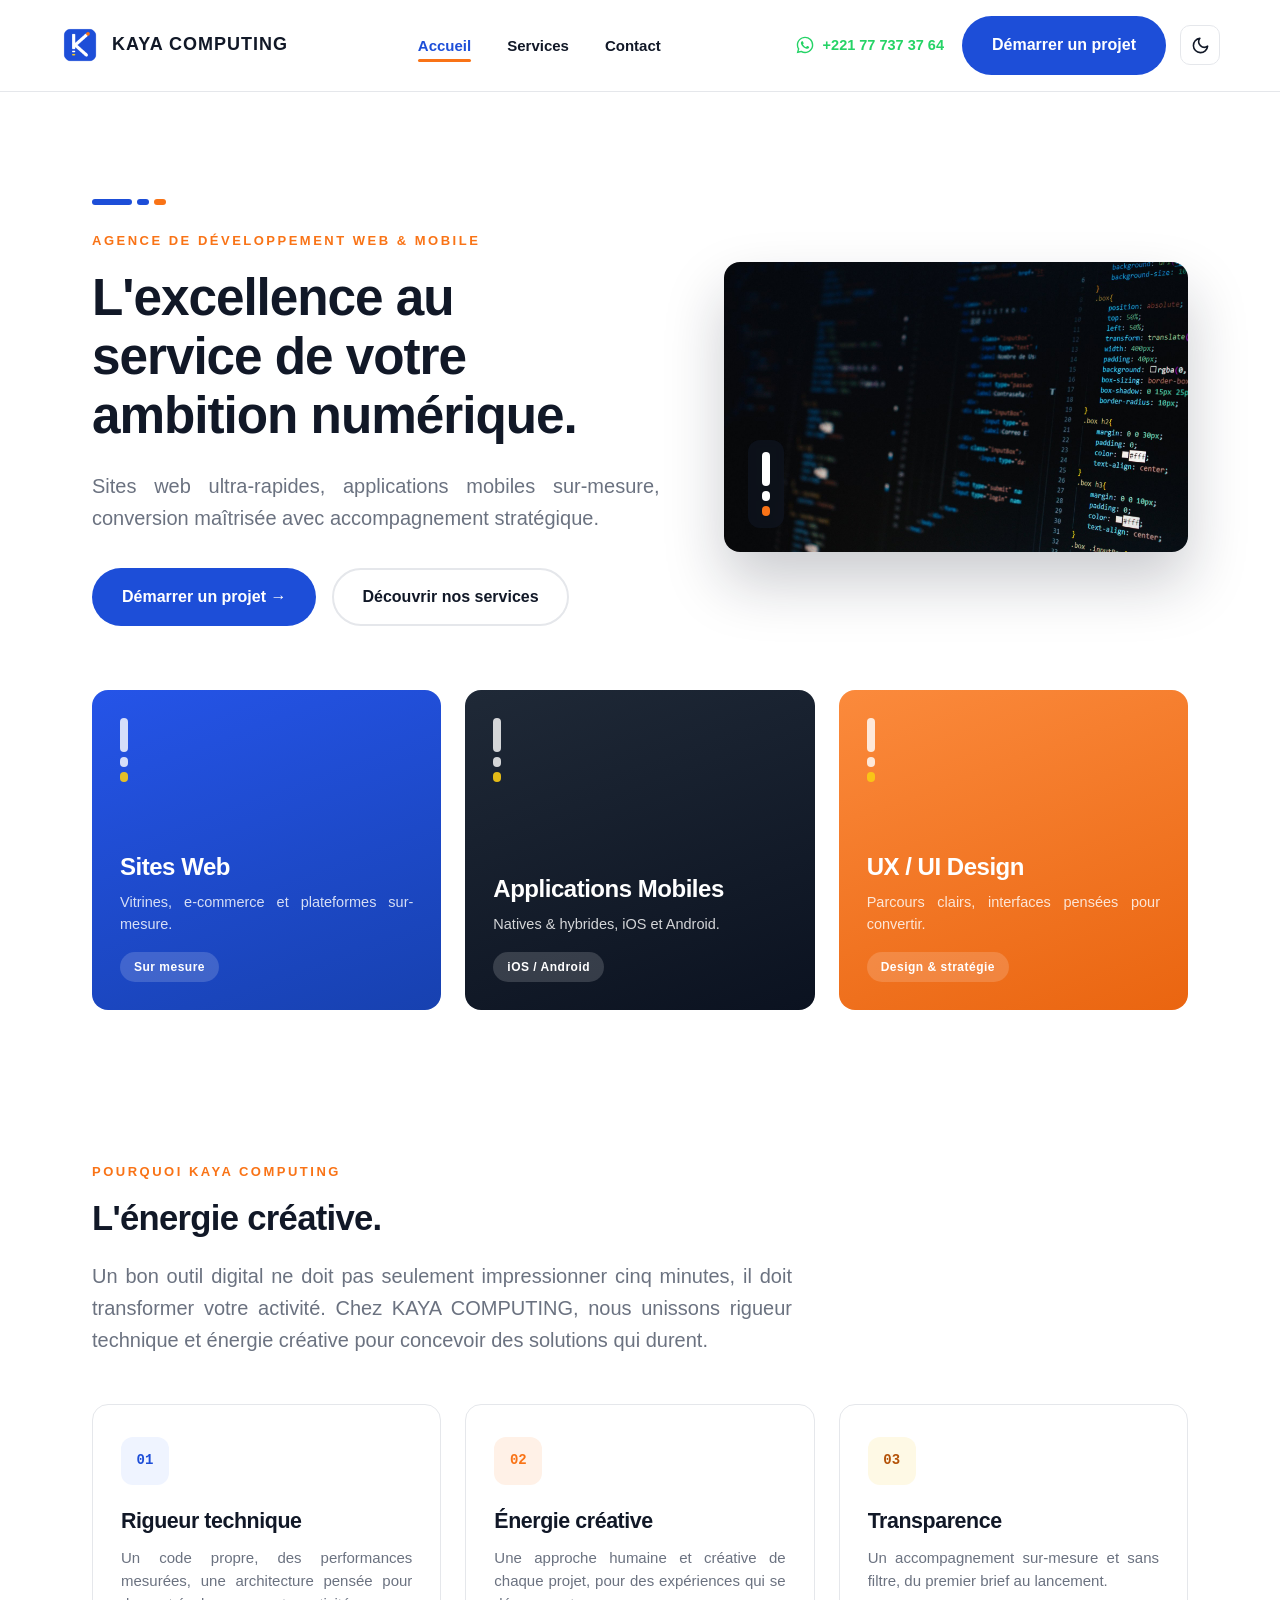
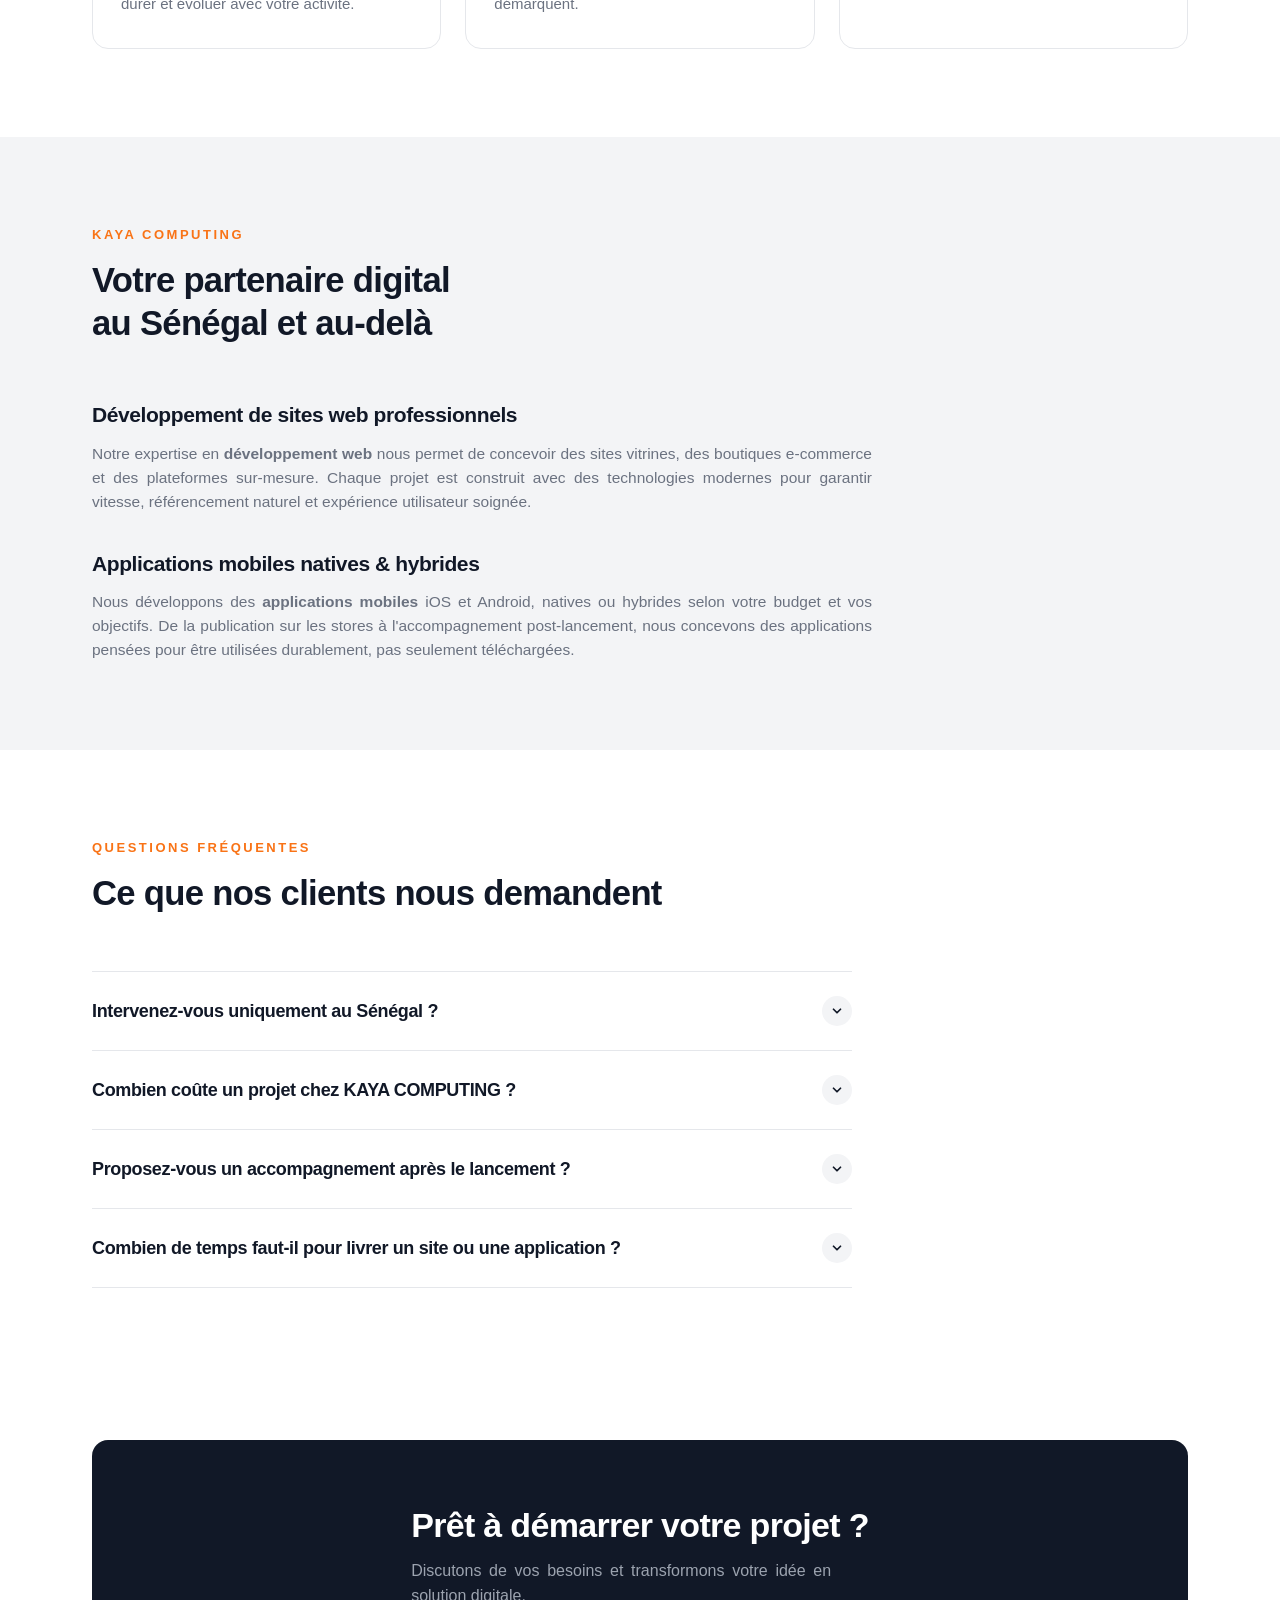
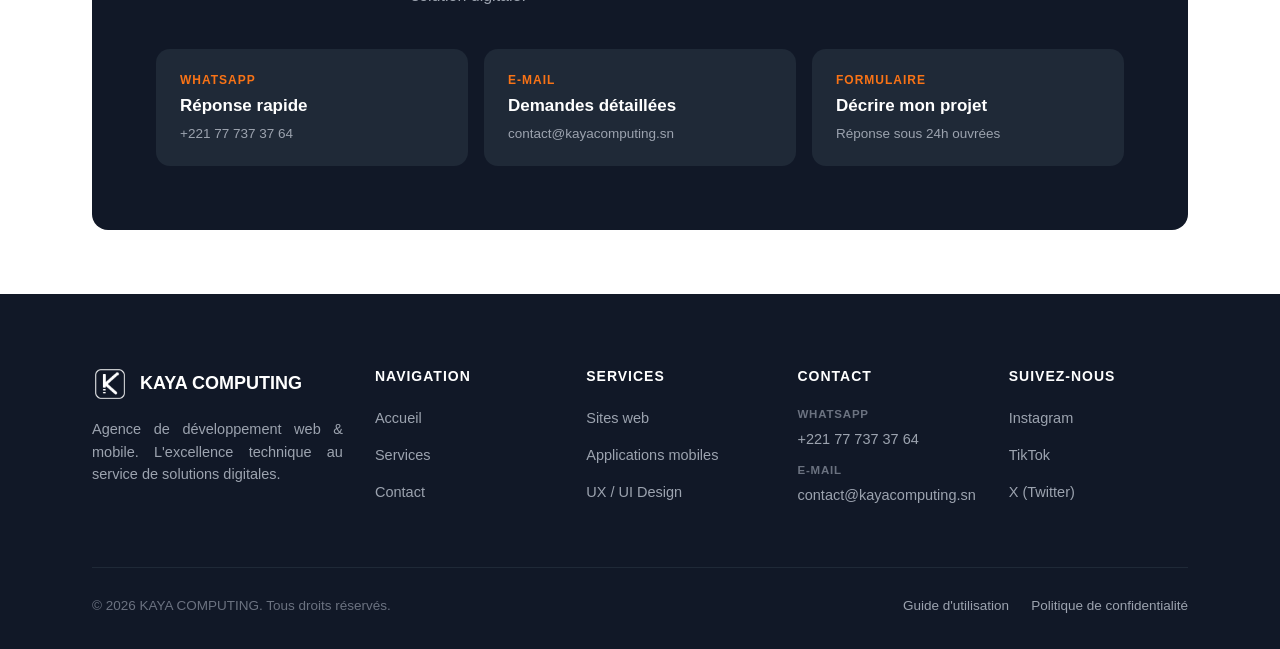
<file: index.html>
<!DOCTYPE html>
<html lang="fr">
<head>
<meta charset="UTF-8">
<meta name="viewport" content="width=device-width, initial-scale=1.0">
<title>KAYA COMPUTING — Agence de développement Web &amp; Mobile au Sénégal</title>
<meta name="description" content="KAYA COMPUTING est une agence sénégalaise de développement web et mobile. Sites internet, applications iOS/Android et UX/UI design sur-mesure, rapides et pensés pour convertir.">
<meta name="keywords" content="agence web Sénégal, développement web Sénégal, création site internet Dakar, application mobile Sénégal, UX UI design Sénégal, KAYA COMPUTING">
<meta name="robots" content="index, follow">
<meta name="author" content="KAYA COMPUTING">
<link rel="canonical" href="https://kayacomputing.github.io/kaya_computing/">

<!-- Open Graph / Facebook, LinkedIn, WhatsApp previews -->
<meta property="og:type" content="website">
<meta property="og:locale" content="fr_FR">
<meta property="og:url" content="https://kayacomputing.github.io/kaya_computing/">
<meta property="og:site_name" content="KAYA COMPUTING">
<meta property="og:title" content="KAYA COMPUTING — Agence de développement Web &amp; Mobile au Sénégal">
<meta property="og:description" content="Sites internet, applications mobiles et UX/UI design sur-mesure. Une agence sénégalaise qui allie rigueur technique et énergie créative.">
<meta property="og:image" content="https://kayacomputing.github.io/kaya_computing/assets/hero-code.jpg">
<meta property="og:image:width" content="1920">
<meta property="og:image:height" content="1080">

<!-- Twitter / X Card -->
<meta name="twitter:card" content="summary_large_image">
<meta name="twitter:title" content="KAYA COMPUTING — Agence de développement Web &amp; Mobile au Sénégal">
<meta name="twitter:description" content="Sites internet, applications mobiles et UX/UI design sur-mesure, conçus par une agence basée au Sénégal.">
<meta name="twitter:image" content="https://kayacomputing.github.io/kaya_computing/assets/hero-code.jpg">

<link rel="icon" type="image/png" href="assets/logo.png">
<link rel="apple-touch-icon" href="assets/logo.png">
<link rel="stylesheet" href="css/style.css">
<script src="js/theme-toggle.js"></script>

<!-- Données structurées : identité de l'entreprise pour les moteurs de recherche -->
<script type="application/ld+json">
{
  "@context": "https://schema.org",
  "@type": "ProfessionalService",
  "@id": "https://kayacomputing.github.io/kaya_computing/#organization",
  "name": "KAYA COMPUTING",
  "url": "https://kayacomputing.github.io/kaya_computing/",
  "logo": "https://kayacomputing.github.io/kaya_computing/assets/logo.png",
  "image": "https://kayacomputing.github.io/kaya_computing/assets/hero-code.jpg",
  "description": "Agence de développement web et mobile basée au Sénégal, spécialisée dans la création de sites internet, d'applications mobiles et de design UX/UI sur-mesure.",
  "email": "contact@kayacomputing.sn",
  "telephone": "+221777373764",
  "areaServed": "SN",
  "address": {
    "@type": "PostalAddress",
    "addressCountry": "SN"
  },
  "sameAs": [
    "https://instagram.com/kayacomputing_sn",
    "https://tiktok.com/@kayacomputing_sn",
    "https://x.com/KayaComputing"
  ]
}
</script>
</head>
<body>
<header class="site-header">
  <div class="container nav">
    <a href="index.html" class="brand">
      <img src="assets/logo.png" alt="Logo KAYA COMPUTING" width="40" height="40">
      KAYA COMPUTING
    </a>
    <ul class="nav-links" style="list-style:none; margin:0; padding:0;">
      <li><a href="index.html" class="active">Accueil</a></li>
<li><a href="services.html">Services</a></li>
<li><a href="contact.html">Contact</a></li>

    </ul>
    <div class="nav-cta">
      <a href="https://wa.me/221777373764" target="_blank" rel="noopener" class="btn-whatsapp" aria-label="Nous contacter sur WhatsApp">
        <svg width="20" height="20" viewBox="0 0 24 24" fill="currentColor"><path d="M12.04 2C6.58 2 2.13 6.45 2.13 11.91c0 1.75.46 3.45 1.32 4.95L2.05 22l5.25-1.38a9.9 9.9 0 0 0 4.74 1.21h.005c5.46 0 9.91-4.45 9.91-9.91 0-2.65-1.03-5.14-2.9-7.01A9.87 9.87 0 0 0 12.04 2zm0 18.13h-.004a8.2 8.2 0 0 1-4.19-1.15l-.3-.18-3.12.82.83-3.04-.2-.31a8.18 8.18 0 0 1-1.26-4.36c0-4.53 3.69-8.22 8.23-8.22 2.2 0 4.26.86 5.82 2.42a8.17 8.17 0 0 1 2.41 5.81c0 4.53-3.69 8.21-8.22 8.21zm4.51-6.15c-.25-.12-1.47-.72-1.69-.81-.23-.08-.39-.12-.56.13-.17.25-.64.81-.78.97-.14.17-.29.19-.54.06-.25-.12-1.04-.38-1.98-1.22-.73-.65-1.23-1.46-1.37-1.71-.14-.25-.02-.38.11-.51.11-.11.25-.29.37-.43.12-.14.16-.25.25-.41.08-.17.04-.31-.02-.43-.06-.12-.56-1.34-.76-1.84-.2-.48-.41-.42-.56-.42-.14-.01-.31-.01-.48-.01-.17 0-.43.06-.66.31-.23.25-.86.84-.86 2.05s.88 2.38 1 2.54c.12.17 1.73 2.64 4.2 3.7.59.25 1.04.4 1.4.52.59.19 1.12.16 1.54.1.47-.07 1.47-.6 1.68-1.18.21-.58.21-1.07.15-1.18-.06-.1-.23-.17-.48-.29z"/></svg>
        <span class="wa-text">+221 77 737 37 64</span>
      </a>
      <a href="contact.html" class="btn btn-primary">Démarrer un projet</a>
      <button class="theme-toggle" type="button" aria-label="Activer le mode sombre" title="Changer de thème">
        <svg class="icon-moon" viewBox="0 0 24 24" fill="none" stroke="currentColor" stroke-width="2" stroke-linecap="round" stroke-linejoin="round"><path d="M21 12.79A9 9 0 1 1 11.21 3 7 7 0 0 0 21 12.79z"/></svg>
        <svg class="icon-sun" viewBox="0 0 24 24" fill="none" stroke="currentColor" stroke-width="2" stroke-linecap="round" stroke-linejoin="round"><circle cx="12" cy="12" r="5"/><line x1="12" y1="1" x2="12" y2="3"/><line x1="12" y1="21" x2="12" y2="23"/><line x1="4.22" y1="4.22" x2="5.64" y2="5.64"/><line x1="18.36" y1="18.36" x2="19.78" y2="19.78"/><line x1="1" y1="12" x2="3" y2="12"/><line x1="21" y1="12" x2="23" y2="12"/><line x1="4.22" y1="19.78" x2="5.64" y2="18.36"/><line x1="18.36" y1="5.64" x2="19.78" y2="4.22"/></svg>
      </button>
      <button class="nav-toggle" aria-label="Ouvrir le menu" aria-expanded="false">☰</button>
    </div>
  </div>
</header>

<main>

  <!-- ============ HERO ============ -->
  <section class="hero" style="padding-bottom:0;">
    <div class="container hero-grid">
      <div class="reveal">
        <span class="segbar-h"><span></span><span></span><span></span></span>
        <div class="eyebrow" style="margin-top:18px;">Agence de développement web &amp; mobile</div>
        <h1>L'excellence au service de votre ambition numérique.</h1>
        <p class="lede">Sites web ultra-rapides, applications mobiles sur-mesure, conversion maîtrisée avec accompagnement stratégique.</p>
        <div class="hero-actions">
          <a href="contact.html" class="btn btn-primary">Démarrer un projet →</a>
          <a href="services.html" class="btn btn-outline">Découvrir nos services</a>
        </div>
      </div>

      <div class="hero-visual hero-visual-photo reveal">
        <img src="assets/hero-code.jpg" alt="Écran de code, symbole du soin technique apporté à chaque projet KAYA COMPUTING" width="960" height="600" loading="eager">
        <div class="hero-visual-accent">
          <span class="segbar"><span></span><span></span><span></span></span>
        </div>
      </div>
    </div>
  </section>

  <!-- ============ CARTES VISUELLES SERVICES ============ -->
  <section class="section-tight">
    <div class="container">
      <div class="visual-card-grid reveal-group">
        <a href="services.html" class="visual-card vc-blue">
          <span class="vc-icon"><span class="segbar"><span></span><span></span><span></span></span></span>
          <div>
            <h3>Sites Web</h3>
            <p>Vitrines, e-commerce et plateformes sur-mesure.</p>
            <span class="vc-tag">Sur mesure</span>
          </div>
        </a>
        <a href="services.html" class="visual-card vc-anthracite">
          <span class="vc-icon"><span class="segbar"><span></span><span></span><span></span></span></span>
          <div>
            <h3>Applications Mobiles</h3>
            <p>Natives &amp; hybrides, iOS et Android.</p>
            <span class="vc-tag">iOS / Android</span>
          </div>
        </a>
        <a href="services.html" class="visual-card vc-orange">
          <span class="vc-icon"><span class="segbar"><span></span><span></span><span></span></span></span>
          <div>
            <h3>UX / UI Design</h3>
            <p>Parcours clairs, interfaces pensées pour convertir.</p>
            <span class="vc-tag">Design &amp; stratégie</span>
          </div>
        </a>
      </div>
    </div>
  </section>

  <!-- ============ POURQUOI KAYA COMPUTING ============ -->
  <section class="section values-section">
    <div class="container">
      <div class="section-head reveal">
        <span class="eyebrow">Pourquoi KAYA COMPUTING</span>
        <h2>L'énergie créative.</h2>
      </div>
      <p class="lede values-intro reveal">Un bon outil digital ne doit pas seulement impressionner cinq minutes, il doit transformer votre activité. Chez KAYA COMPUTING, nous unissons rigueur technique et énergie créative pour concevoir des solutions qui durent.</p>

      <div class="values-grid reveal-group">
        <div class="value-card">
          <div class="value-icon">01</div>
          <h3>Rigueur technique</h3>
          <p>Un code propre, des performances mesurées, une architecture pensée pour durer et évoluer avec votre activité.</p>
        </div>
        <div class="value-card">
          <div class="value-icon">02</div>
          <h3>Énergie créative</h3>
          <p>Une approche humaine et créative de chaque projet, pour des expériences qui se démarquent.</p>
        </div>
        <div class="value-card">
          <div class="value-icon">03</div>
          <h3>Transparence</h3>
          <p>Un accompagnement sur-mesure et sans filtre, du premier brief au lancement.</p>
        </div>
      </div>
    </div>
  </section>

  <!-- ============ CONTENU SEO / EXPERTISE ============ -->
  <section class="section section-alt seo-block">
    <div class="container">
      <div class="section-head reveal">
        <span class="eyebrow">KAYA COMPUTING</span>
        <h2>Votre partenaire digital au Sénégal et au-delà</h2>
      </div>

      <h3 class="reveal">Développement de sites web professionnels</h3>
      <p class="reveal">Notre expertise en <strong>développement web</strong> nous permet de concevoir des sites vitrines, des boutiques e-commerce et des plateformes sur-mesure. Chaque projet est construit avec des technologies modernes pour garantir vitesse, référencement naturel et expérience utilisateur soignée.</p>

      <h3 class="reveal">Applications mobiles natives &amp; hybrides</h3>
      <p class="reveal">Nous développons des <strong>applications mobiles</strong> iOS et Android, natives ou hybrides selon votre budget et vos objectifs. De la publication sur les stores à l'accompagnement post-lancement, nous concevons des applications pensées pour être utilisées durablement, pas seulement téléchargées.</p>
    </div>
  </section>

  <!-- ============ FAQ ============ -->
  <section class="section">
    <div class="container">
      <div class="section-head reveal">
        <span class="eyebrow">Questions fréquentes</span>
        <h2>Ce que nos clients nous demandent</h2>
      </div>
      <div class="faq-list reveal-group">
        <details class="faq-item">
          <summary>
            <h3>Intervenez-vous uniquement au Sénégal ?</h3>
            <span class="faq-arrow" aria-hidden="true">
              <svg width="14" height="14" viewBox="0 0 16 16" fill="none"><path d="M4 6l4 4 4-4" stroke="currentColor" stroke-width="2" stroke-linecap="round" stroke-linejoin="round"/></svg>
            </span>
          </summary>
          <p>Basés au Sénégal, nous accompagnons des clients partout dans le pays et à l'international, grâce à une organisation fluide à distance adaptée à votre fuseau horaire.</p>
        </details>
        <details class="faq-item">
          <summary>
            <h3>Combien coûte un projet chez KAYA COMPUTING ?</h3>
            <span class="faq-arrow" aria-hidden="true">
              <svg width="14" height="14" viewBox="0 0 16 16" fill="none"><path d="M4 6l4 4 4-4" stroke="currentColor" stroke-width="2" stroke-linecap="round" stroke-linejoin="round"/></svg>
            </span>
          </summary>
          <p>Chaque projet est chiffré sur devis, selon la complexité, les fonctionnalités et les délais souhaités. Nous proposons systématiquement une estimation détaillée avant de démarrer.</p>
        </details>
        <details class="faq-item">
          <summary>
            <h3>Proposez-vous un accompagnement après le lancement ?</h3>
            <span class="faq-arrow" aria-hidden="true">
              <svg width="14" height="14" viewBox="0 0 16 16" fill="none"><path d="M4 6l4 4 4-4" stroke="currentColor" stroke-width="2" stroke-linecap="round" stroke-linejoin="round"/></svg>
            </span>
          </summary>
          <p>Oui, sous forme de forfaits de maintenance (mises à jour, corrections, évolutions mineures) ou de support ponctuel à la demande. On en discute selon vos besoins lors du cadrage du projet.</p>
        </details>
        <details class="faq-item">
          <summary>
            <h3>Combien de temps faut-il pour livrer un site ou une application ?</h3>
            <span class="faq-arrow" aria-hidden="true">
              <svg width="14" height="14" viewBox="0 0 16 16" fill="none"><path d="M4 6l4 4 4-4" stroke="currentColor" stroke-width="2" stroke-linecap="round" stroke-linejoin="round"/></svg>
            </span>
          </summary>
          <p>Un site vitrine peut être livré en 3 à 6 semaines. Une application mobile ou une plateforme e-commerce complète demande généralement 2 à 4 mois, selon la complexité. Un planning précis vous est communiqué dès le devis validé.</p>
        </details>
      </div>
    </div>
  </section>

  <!-- ============ CTA MULTI-CANAL ============ -->
  <section class="section-tight">
    <div class="container">
      <div class="cta-banner cta-banner-channels reveal">
        <div>
          <h2>Prêt à démarrer votre projet ?</h2>
          <p style="margin-top:12px; max-width:420px;">Discutons de vos besoins et transformons votre idée en solution digitale.</p>
        </div>
        <div class="channel-grid">
          <a href="https://wa.me/221777373764" target="_blank" rel="noopener" class="channel-card">
            <span class="ch-label">WhatsApp</span>
            <span class="ch-value">Réponse rapide</span>
            <span class="ch-sub">+221 77 737 37 64</span>
          </a>
          <a href="mailto:contact@kayacomputing.sn" class="channel-card">
            <span class="ch-label">E-mail</span>
            <span class="ch-value">Demandes détaillées</span>
            <span class="ch-sub">contact@kayacomputing.sn</span>
          </a>
          <a href="contact.html" class="channel-card">
            <span class="ch-label">Formulaire</span>
            <span class="ch-value">Décrire mon projet</span>
            <span class="ch-sub">Réponse sous 24h ouvrées</span>
          </a>
        </div>
      </div>
    </div>
  </section>

</main>
<footer class="site-footer">
  <div class="container">
    <div class="footer-grid">
      <div>
        <div class="footer-brand">
          <img src="assets/logo-white.png" alt="Logo KAYA COMPUTING" width="36" height="36" loading="lazy">
          KAYA COMPUTING
        </div>
        <p>Agence de développement web & mobile. L'excellence technique au service de solutions digitales.</p>
      </div>
      <div class="footer-col">
        <h4>Navigation</h4>
        <ul>
          <li><a href="index.html">Accueil</a></li>
          <li><a href="services.html">Services</a></li>
          <li><a href="contact.html">Contact</a></li>
        </ul>
      </div>
      <div class="footer-col">
        <h4>Services</h4>
        <ul>
          <li><a href="services.html">Sites web</a></li>
          <li><a href="services.html">Applications mobiles</a></li>
          <li><a href="services.html">UX / UI Design</a></li>
        </ul>
      </div>
      <div class="footer-col">
        <h4>Contact</h4>
        <ul>
          <li>
            <a href="https://wa.me/221777373764" target="_blank" rel="noopener" class="footer-contact-link">
              <span class="footer-contact-label">WhatsApp</span>
              <span class="footer-contact-value">+221 77 737 37 64</span>
            </a>
          </li>
          <li>
            <a href="mailto:contact@kayacomputing.sn" class="footer-contact-link">
              <span class="footer-contact-label">E-mail</span>
              <span class="footer-contact-value">contact@kayacomputing.sn</span>
            </a>
          </li>
        </ul>
      </div>
      <div class="footer-col">
        <h4>Suivez-nous</h4>
        <ul>
          <li><a href="https://instagram.com/kayacomputing_sn" target="_blank" rel="noopener">Instagram</a></li>
          <li><a href="https://tiktok.com/@kayacomputing_sn" target="_blank" rel="noopener">TikTok</a></li>
          <li><a href="https://x.com/KayaComputing" target="_blank" rel="noopener">X (Twitter)</a></li>
        </ul>
      </div>
    </div>
    <div class="footer-bottom">
      <span>© 2026 KAYA COMPUTING. Tous droits réservés.</span>
      <nav class="footer-legal" aria-label="Liens légaux">
        <a href="guide.html">Guide d'utilisation</a>
        <a href="confidentialite.html">Politique de confidentialité</a>
      </nav>
    </div>
  </div>
</footer>
<button class="scroll-top-btn" type="button" aria-label="Remonter en haut de la page" title="Retour en haut">
  <svg viewBox="0 0 24 24" fill="none" stroke="currentColor" stroke-width="2.5" stroke-linecap="round" stroke-linejoin="round"><path d="M12 19V5M5 12l7-7 7 7"/></svg>
</button>
<script src="js/main.js"></script>
</body>
</html>
</file>
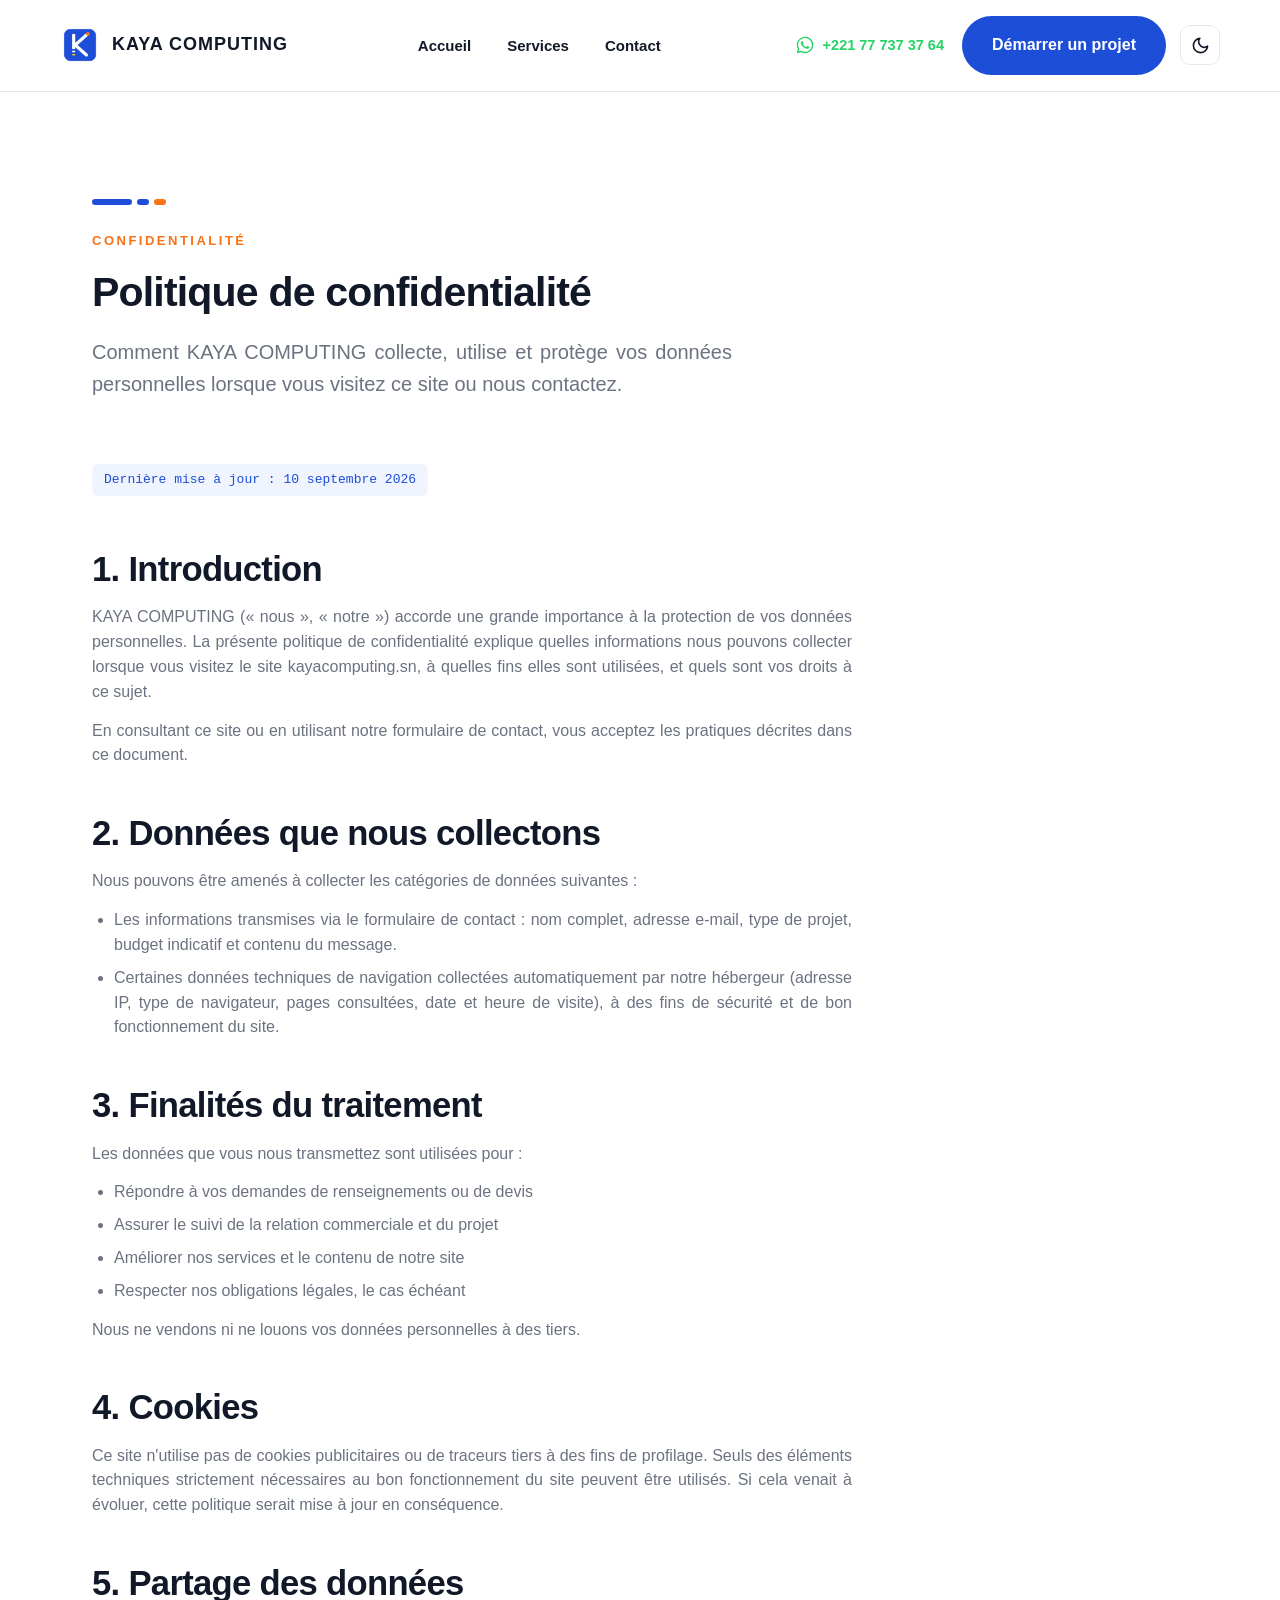
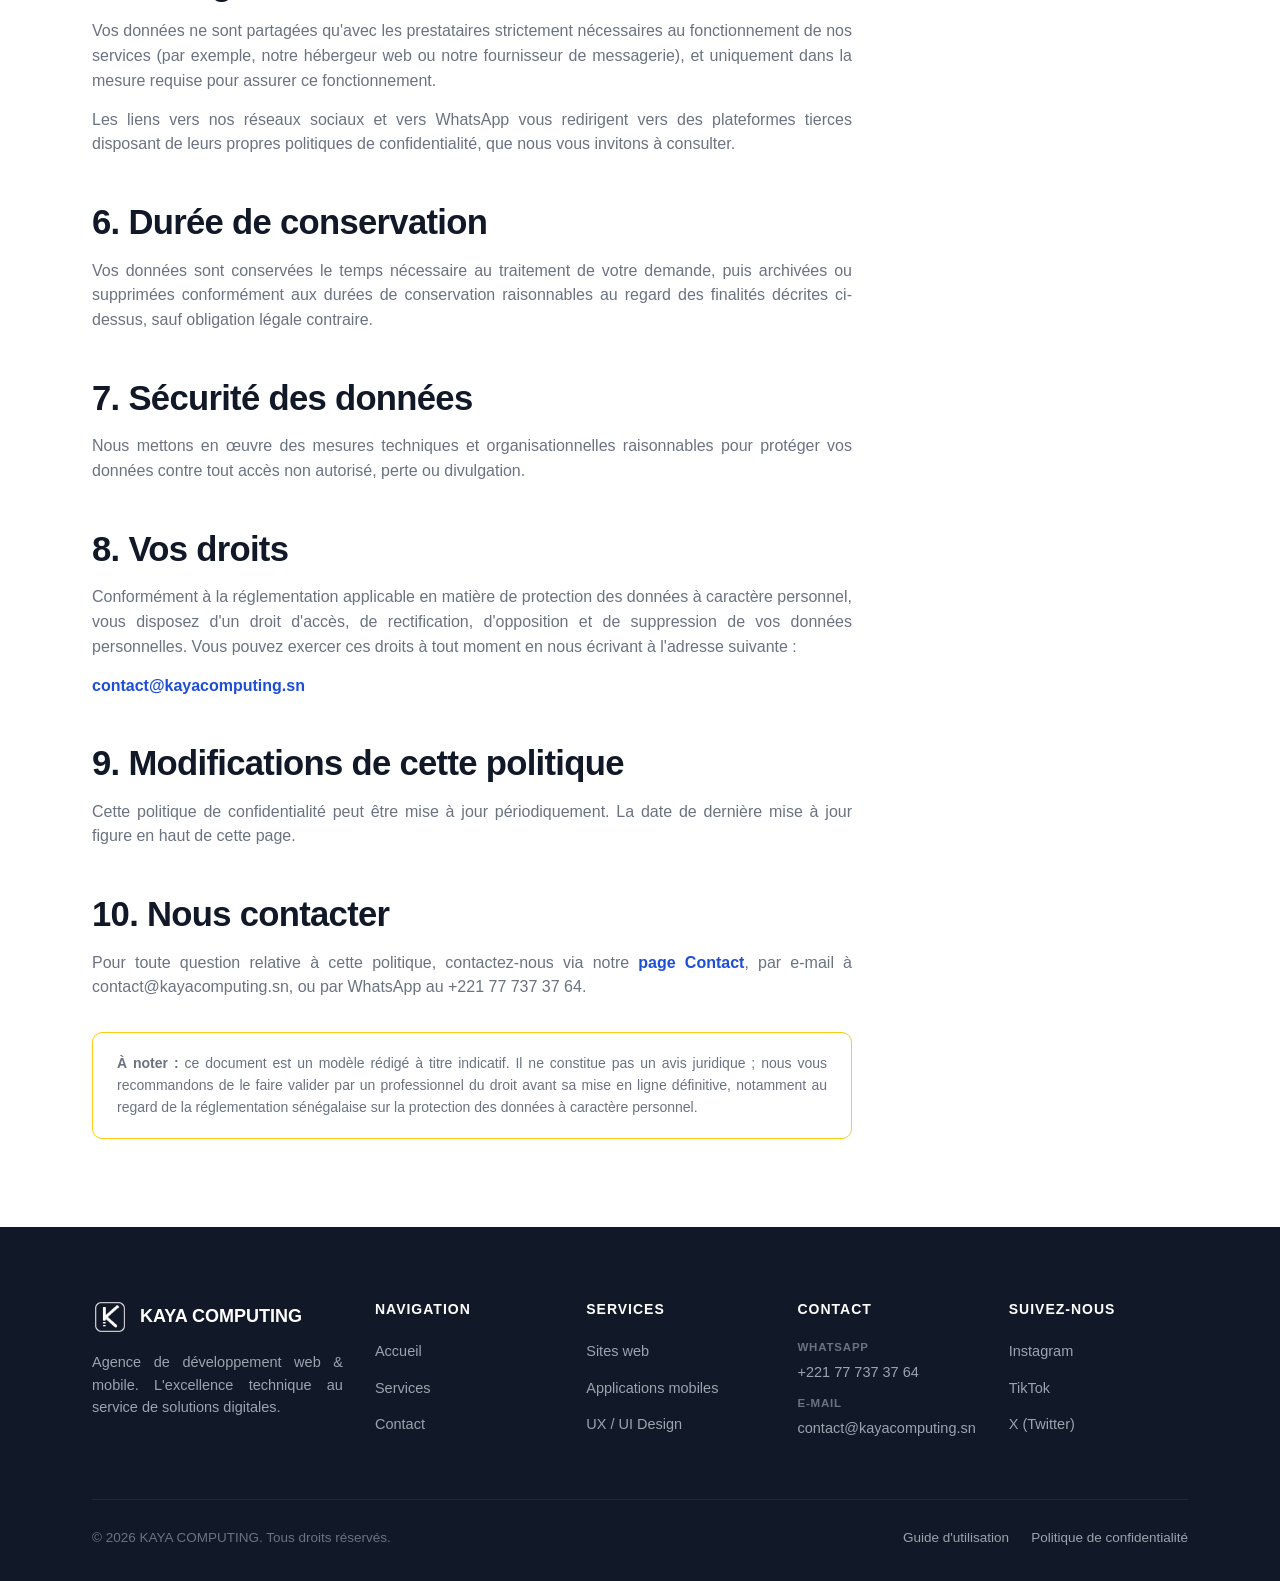
<file: confidentialite.html>
<!DOCTYPE html>
<html lang="fr">
<head>
<meta charset="UTF-8">
<meta name="viewport" content="width=device-width, initial-scale=1.0">
<title>Politique de confidentialité | KAYA COMPUTING</title>
<meta name="description" content="Politique de confidentialité de KAYA COMPUTING : données collectées, finalités, conservation, sécurité et droits des utilisateurs.">
<meta name="keywords" content="politique de confidentialité, protection des données, KAYA COMPUTING">
<meta name="robots" content="index, follow">
<meta name="author" content="KAYA COMPUTING">
<link rel="canonical" href="https://kayacomputing.github.io/kaya_computing/confidentialite.html">

<!-- Open Graph / Facebook, LinkedIn, WhatsApp previews -->
<meta property="og:type" content="website">
<meta property="og:locale" content="fr_FR">
<meta property="og:url" content="https://kayacomputing.github.io/kaya_computing/confidentialite.html">
<meta property="og:site_name" content="KAYA COMPUTING">
<meta property="og:title" content="Politique de confidentialité | KAYA COMPUTING">
<meta property="og:description" content="Comment KAYA COMPUTING collecte, utilise et protège vos données personnelles.">
<meta property="og:image" content="https://kayacomputing.github.io/kaya_computing/assets/logo.png">

<!-- Twitter / X Card -->
<meta name="twitter:card" content="summary_large_image">
<meta name="twitter:title" content="Politique de confidentialité | KAYA COMPUTING">
<meta name="twitter:description" content="Comment KAYA COMPUTING collecte, utilise et protège vos données personnelles.">
<meta name="twitter:image" content="https://kayacomputing.github.io/kaya_computing/assets/logo.png">

<link rel="icon" type="image/png" href="assets/logo.png">
<link rel="apple-touch-icon" href="assets/logo.png">
<link rel="stylesheet" href="css/style.css">
<script src="js/theme-toggle.js"></script>
</head>
<body>
<header class="site-header">
  <div class="container nav">
    <a href="index.html" class="brand">
      <img src="assets/logo.png" alt="Logo KAYA COMPUTING" width="40" height="40">
      KAYA COMPUTING
    </a>
    <ul class="nav-links" style="list-style:none; margin:0; padding:0;">
      <li><a href="index.html">Accueil</a></li>
<li><a href="services.html">Services</a></li>
<li><a href="contact.html">Contact</a></li>

    </ul>
    <div class="nav-cta">
      <a href="https://wa.me/221777373764" target="_blank" rel="noopener" class="btn-whatsapp" aria-label="Nous contacter sur WhatsApp">
        <svg width="20" height="20" viewBox="0 0 24 24" fill="currentColor"><path d="M12.04 2C6.58 2 2.13 6.45 2.13 11.91c0 1.75.46 3.45 1.32 4.95L2.05 22l5.25-1.38a9.9 9.9 0 0 0 4.74 1.21h.005c5.46 0 9.91-4.45 9.91-9.91 0-2.65-1.03-5.14-2.9-7.01A9.87 9.87 0 0 0 12.04 2zm0 18.13h-.004a8.2 8.2 0 0 1-4.19-1.15l-.3-.18-3.12.82.83-3.04-.2-.31a8.18 8.18 0 0 1-1.26-4.36c0-4.53 3.69-8.22 8.23-8.22 2.2 0 4.26.86 5.82 2.42a8.17 8.17 0 0 1 2.41 5.81c0 4.53-3.69 8.21-8.22 8.21zm4.51-6.15c-.25-.12-1.47-.72-1.69-.81-.23-.08-.39-.12-.56.13-.17.25-.64.81-.78.97-.14.17-.29.19-.54.06-.25-.12-1.04-.38-1.98-1.22-.73-.65-1.23-1.46-1.37-1.71-.14-.25-.02-.38.11-.51.11-.11.25-.29.37-.43.12-.14.16-.25.25-.41.08-.17.04-.31-.02-.43-.06-.12-.56-1.34-.76-1.84-.2-.48-.41-.42-.56-.42-.14-.01-.31-.01-.48-.01-.17 0-.43.06-.66.31-.23.25-.86.84-.86 2.05s.88 2.38 1 2.54c.12.17 1.73 2.64 4.2 3.7.59.25 1.04.4 1.4.52.59.19 1.12.16 1.54.1.47-.07 1.47-.6 1.68-1.18.21-.58.21-1.07.15-1.18-.06-.1-.23-.17-.48-.29z"/></svg>
        <span class="wa-text">+221 77 737 37 64</span>
      </a>
      <a href="contact.html" class="btn btn-primary">Démarrer un projet</a>
      <button class="theme-toggle" type="button" aria-label="Activer le mode sombre" title="Changer de thème">
        <svg class="icon-moon" viewBox="0 0 24 24" fill="none" stroke="currentColor" stroke-width="2" stroke-linecap="round" stroke-linejoin="round"><path d="M21 12.79A9 9 0 1 1 11.21 3 7 7 0 0 0 21 12.79z"/></svg>
        <svg class="icon-sun" viewBox="0 0 24 24" fill="none" stroke="currentColor" stroke-width="2" stroke-linecap="round" stroke-linejoin="round"><circle cx="12" cy="12" r="5"/><line x1="12" y1="1" x2="12" y2="3"/><line x1="12" y1="21" x2="12" y2="23"/><line x1="4.22" y1="4.22" x2="5.64" y2="5.64"/><line x1="18.36" y1="18.36" x2="19.78" y2="19.78"/><line x1="1" y1="12" x2="3" y2="12"/><line x1="21" y1="12" x2="23" y2="12"/><line x1="4.22" y1="19.78" x2="5.64" y2="18.36"/><line x1="18.36" y1="5.64" x2="19.78" y2="4.22"/></svg>
      </button>
      <button class="nav-toggle" aria-label="Ouvrir le menu" aria-expanded="false">☰</button>
    </div>
  </div>
</header>

<main>

  <section class="hero hero-sub" style="padding-bottom:40px;">
    <div class="container reveal">
      <span class="segbar-h"><span></span><span></span><span></span></span>
      <div class="eyebrow" style="margin-top:18px;">Confidentialité</div>
      <h1>Politique de confidentialité</h1>
      <p class="lede">Comment KAYA COMPUTING collecte, utilise et protège vos données personnelles lorsque vous visitez ce site ou nous contactez.</p>
    </div>
  </section>

  <section class="section" style="padding-top:24px;">
    <div class="container">
      <div class="legal-content reveal">

        <span class="updated-note">Dernière mise à jour : 10 septembre 2026</span>

        <h2>1. Introduction</h2>
        <p>KAYA COMPUTING (« nous », « notre ») accorde une grande importance à la protection de vos données personnelles. La présente politique de confidentialité explique quelles informations nous pouvons collecter lorsque vous visitez le site kayacomputing.sn, à quelles fins elles sont utilisées, et quels sont vos droits à ce sujet.</p>
        <p>En consultant ce site ou en utilisant notre formulaire de contact, vous acceptez les pratiques décrites dans ce document.</p>

        <h2>2. Données que nous collectons</h2>
        <p>Nous pouvons être amenés à collecter les catégories de données suivantes :</p>
        <ul>
          <li>Les informations transmises via le formulaire de contact : nom complet, adresse e-mail, type de projet, budget indicatif et contenu du message.</li>
          <li>Certaines données techniques de navigation collectées automatiquement par notre hébergeur (adresse IP, type de navigateur, pages consultées, date et heure de visite), à des fins de sécurité et de bon fonctionnement du site.</li>
        </ul>

        <h2>3. Finalités du traitement</h2>
        <p>Les données que vous nous transmettez sont utilisées pour :</p>
        <ul>
          <li>Répondre à vos demandes de renseignements ou de devis</li>
          <li>Assurer le suivi de la relation commerciale et du projet</li>
          <li>Améliorer nos services et le contenu de notre site</li>
          <li>Respecter nos obligations légales, le cas échéant</li>
        </ul>
        <p>Nous ne vendons ni ne louons vos données personnelles à des tiers.</p>

        <h2>4. Cookies</h2>
        <p>Ce site n'utilise pas de cookies publicitaires ou de traceurs tiers à des fins de profilage. Seuls des éléments techniques strictement nécessaires au bon fonctionnement du site peuvent être utilisés. Si cela venait à évoluer, cette politique serait mise à jour en conséquence.</p>

        <h2>5. Partage des données</h2>
        <p>Vos données ne sont partagées qu'avec les prestataires strictement nécessaires au fonctionnement de nos services (par exemple, notre hébergeur web ou notre fournisseur de messagerie), et uniquement dans la mesure requise pour assurer ce fonctionnement.</p>
        <p>Les liens vers nos réseaux sociaux et vers WhatsApp vous redirigent vers des plateformes tierces disposant de leurs propres politiques de confidentialité, que nous vous invitons à consulter.</p>

        <h2>6. Durée de conservation</h2>
        <p>Vos données sont conservées le temps nécessaire au traitement de votre demande, puis archivées ou supprimées conformément aux durées de conservation raisonnables au regard des finalités décrites ci-dessus, sauf obligation légale contraire.</p>

        <h2>7. Sécurité des données</h2>
        <p>Nous mettons en œuvre des mesures techniques et organisationnelles raisonnables pour protéger vos données contre tout accès non autorisé, perte ou divulgation.</p>

        <h2>8. Vos droits</h2>
        <p>Conformément à la réglementation applicable en matière de protection des données à caractère personnel, vous disposez d'un droit d'accès, de rectification, d'opposition et de suppression de vos données personnelles. Vous pouvez exercer ces droits à tout moment en nous écrivant à l'adresse suivante :</p>
        <p><a href="mailto:contact@kayacomputing.sn" style="color:var(--blue); font-weight:700;">contact@kayacomputing.sn</a></p>

        <h2>9. Modifications de cette politique</h2>
        <p>Cette politique de confidentialité peut être mise à jour périodiquement. La date de dernière mise à jour figure en haut de cette page.</p>

        <h2>10. Nous contacter</h2>
        <p>Pour toute question relative à cette politique, contactez-nous via notre <a href="contact.html" style="color:var(--blue); font-weight:700;">page Contact</a>, par e-mail à contact@kayacomputing.sn, ou par WhatsApp au +221 77 737 37 64.</p>

        <div class="placeholder-note" style="border-style:solid; border-color:var(--yellow); margin-top:32px;">
          <strong>À noter :</strong> ce document est un modèle rédigé à titre indicatif. Il ne constitue pas un avis juridique ; nous vous recommandons de le faire valider par un professionnel du droit avant sa mise en ligne définitive, notamment au regard de la réglementation sénégalaise sur la protection des données à caractère personnel.
        </div>

      </div>
    </div>
  </section>

</main>
<footer class="site-footer">
  <div class="container">
    <div class="footer-grid">
      <div>
        <div class="footer-brand">
          <img src="assets/logo-white.png" alt="Logo KAYA COMPUTING" width="36" height="36" loading="lazy">
          KAYA COMPUTING
        </div>
        <p>Agence de développement web & mobile. L'excellence technique au service de solutions digitales.</p>
      </div>
      <div class="footer-col">
        <h4>Navigation</h4>
        <ul>
          <li><a href="index.html">Accueil</a></li>
          <li><a href="services.html">Services</a></li>
          <li><a href="contact.html">Contact</a></li>
        </ul>
      </div>
      <div class="footer-col">
        <h4>Services</h4>
        <ul>
          <li><a href="services.html">Sites web</a></li>
          <li><a href="services.html">Applications mobiles</a></li>
          <li><a href="services.html">UX / UI Design</a></li>
        </ul>
      </div>
      <div class="footer-col">
        <h4>Contact</h4>
        <ul>
          <li>
            <a href="https://wa.me/221777373764" target="_blank" rel="noopener" class="footer-contact-link">
              <span class="footer-contact-label">WhatsApp</span>
              <span class="footer-contact-value">+221 77 737 37 64</span>
            </a>
          </li>
          <li>
            <a href="mailto:contact@kayacomputing.sn" class="footer-contact-link">
              <span class="footer-contact-label">E-mail</span>
              <span class="footer-contact-value">contact@kayacomputing.sn</span>
            </a>
          </li>
        </ul>
      </div>
      <div class="footer-col">
        <h4>Suivez-nous</h4>
        <ul>
          <li><a href="https://instagram.com/kayacomputing_sn" target="_blank" rel="noopener">Instagram</a></li>
          <li><a href="https://tiktok.com/@kayacomputing_sn" target="_blank" rel="noopener">TikTok</a></li>
          <li><a href="https://x.com/KayaComputing" target="_blank" rel="noopener">X (Twitter)</a></li>
        </ul>
      </div>
    </div>
    <div class="footer-bottom">
      <span>© 2026 KAYA COMPUTING. Tous droits réservés.</span>
      <nav class="footer-legal" aria-label="Liens légaux">
        <a href="guide.html">Guide d'utilisation</a>
        <a href="confidentialite.html">Politique de confidentialité</a>
      </nav>
    </div>
  </div>
</footer>
<button class="scroll-top-btn" type="button" aria-label="Remonter en haut de la page" title="Retour en haut">
  <svg viewBox="0 0 24 24" fill="none" stroke="currentColor" stroke-width="2.5" stroke-linecap="round" stroke-linejoin="round"><path d="M12 19V5M5 12l7-7 7 7"/></svg>
</button>
<script src="js/main.js"></script>
</body>
</html>
</file>
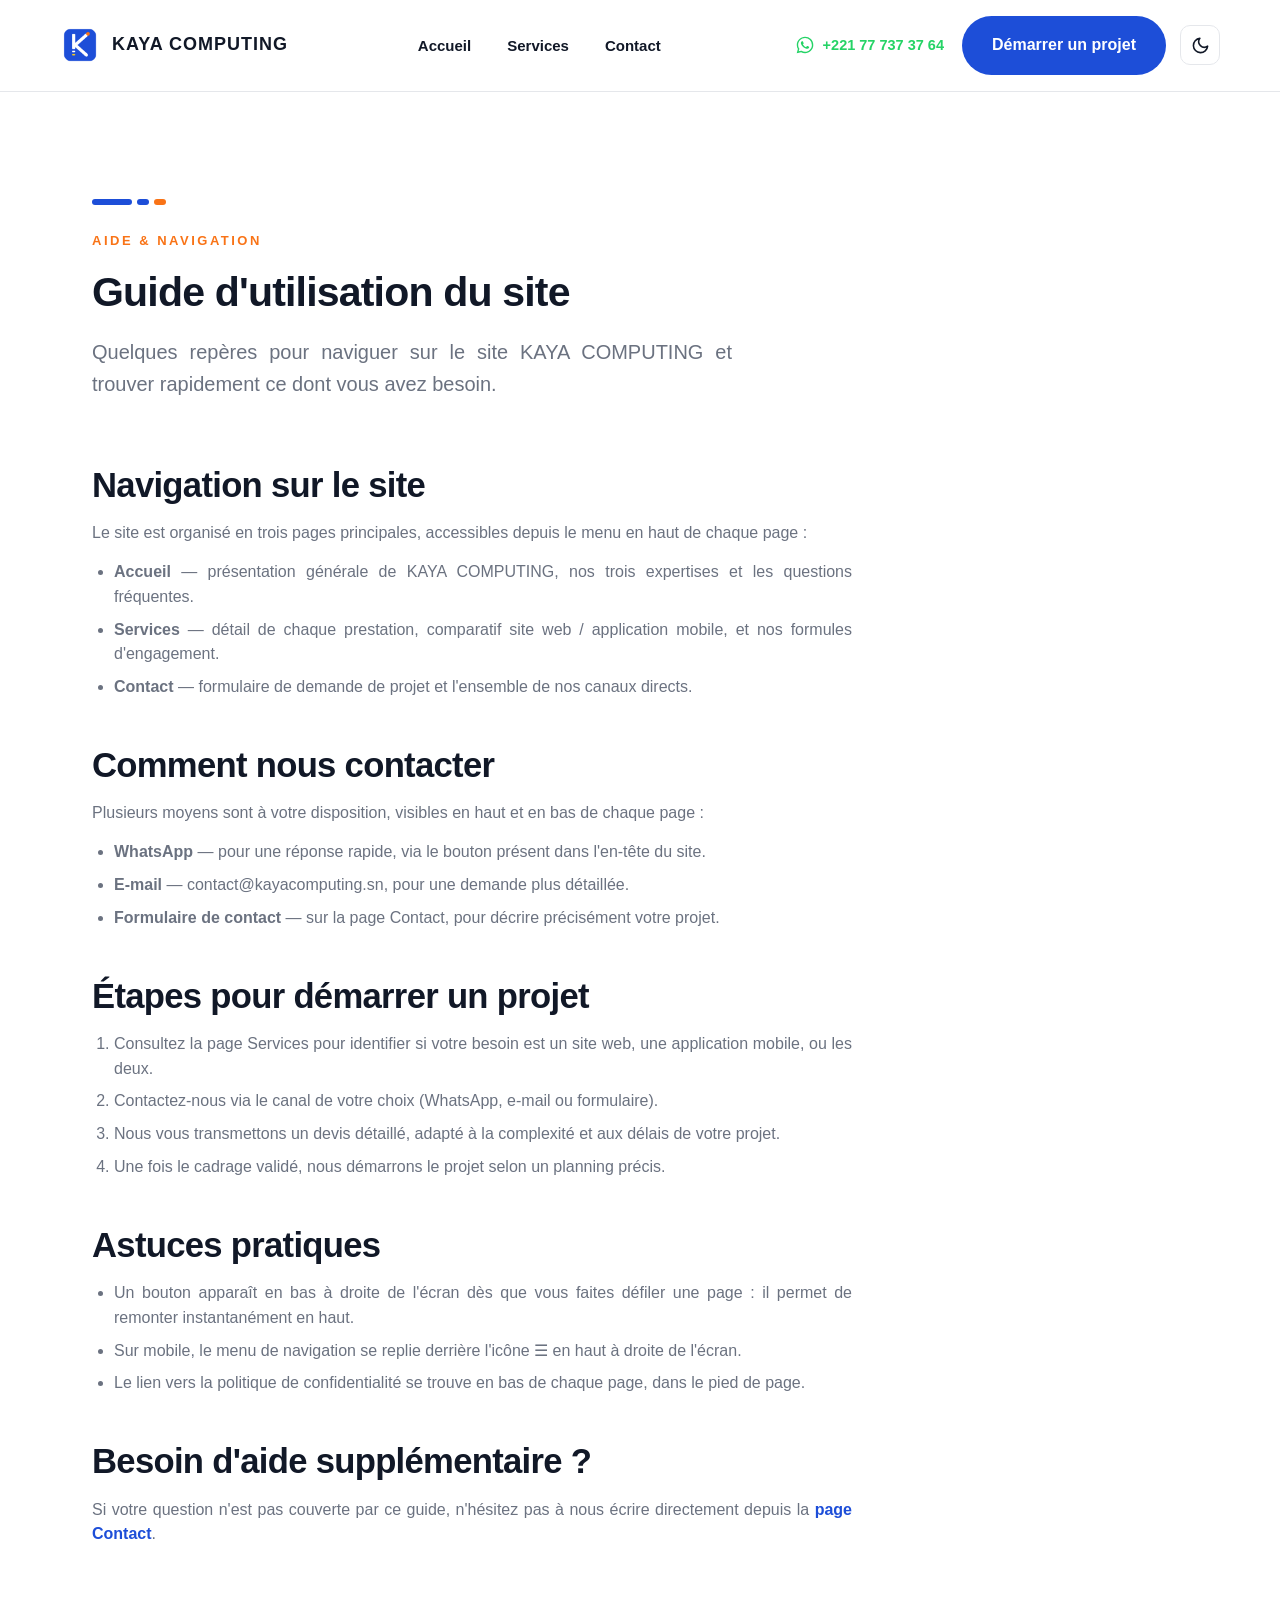
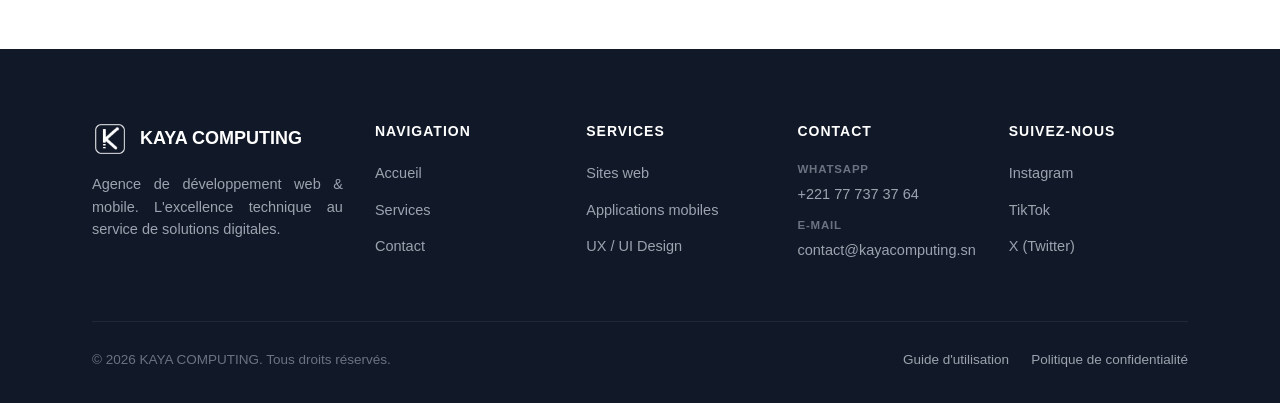
<file: guide.html>
<!DOCTYPE html>
<html lang="fr">
<head>
<meta charset="UTF-8">
<meta name="viewport" content="width=device-width, initial-scale=1.0">
<title>Guide d'utilisation du site | KAYA COMPUTING</title>
<meta name="description" content="Guide d'utilisation du site KAYA COMPUTING : comment naviguer, trouver nos services et démarrer votre projet web ou mobile.">
<meta name="keywords" content="guide utilisation, aide site, KAYA COMPUTING, comment nous contacter">
<meta name="robots" content="index, follow">
<meta name="author" content="KAYA COMPUTING">
<link rel="canonical" href="https://kayacomputing.github.io/kaya_computing/guide.html">

<!-- Open Graph / Facebook, LinkedIn, WhatsApp previews -->
<meta property="og:type" content="website">
<meta property="og:locale" content="fr_FR">
<meta property="og:url" content="https://kayacomputing.github.io/kaya_computing/guide.html">
<meta property="og:site_name" content="KAYA COMPUTING">
<meta property="og:title" content="Guide d'utilisation du site | KAYA COMPUTING">
<meta property="og:description" content="Comment naviguer sur le site KAYA COMPUTING et démarrer votre projet.">
<meta property="og:image" content="https://kayacomputing.github.io/kaya_computing/assets/logo.png">

<!-- Twitter / X Card -->
<meta name="twitter:card" content="summary_large_image">
<meta name="twitter:title" content="Guide d'utilisation du site | KAYA COMPUTING">
<meta name="twitter:description" content="Comment naviguer sur le site KAYA COMPUTING et démarrer votre projet.">
<meta name="twitter:image" content="https://kayacomputing.github.io/kaya_computing/assets/logo.png">

<link rel="icon" type="image/png" href="assets/logo.png">
<link rel="apple-touch-icon" href="assets/logo.png">
<link rel="stylesheet" href="css/style.css">
<script src="js/theme-toggle.js"></script>
</head>
<body>
<header class="site-header">
  <div class="container nav">
    <a href="index.html" class="brand">
      <img src="assets/logo.png" alt="Logo KAYA COMPUTING" width="40" height="40">
      KAYA COMPUTING
    </a>
    <ul class="nav-links" style="list-style:none; margin:0; padding:0;">
      <li><a href="index.html">Accueil</a></li>
<li><a href="services.html">Services</a></li>
<li><a href="contact.html">Contact</a></li>

    </ul>
    <div class="nav-cta">
      <a href="https://wa.me/221777373764" target="_blank" rel="noopener" class="btn-whatsapp" aria-label="Nous contacter sur WhatsApp">
        <svg width="20" height="20" viewBox="0 0 24 24" fill="currentColor"><path d="M12.04 2C6.58 2 2.13 6.45 2.13 11.91c0 1.75.46 3.45 1.32 4.95L2.05 22l5.25-1.38a9.9 9.9 0 0 0 4.74 1.21h.005c5.46 0 9.91-4.45 9.91-9.91 0-2.65-1.03-5.14-2.9-7.01A9.87 9.87 0 0 0 12.04 2zm0 18.13h-.004a8.2 8.2 0 0 1-4.19-1.15l-.3-.18-3.12.82.83-3.04-.2-.31a8.18 8.18 0 0 1-1.26-4.36c0-4.53 3.69-8.22 8.23-8.22 2.2 0 4.26.86 5.82 2.42a8.17 8.17 0 0 1 2.41 5.81c0 4.53-3.69 8.21-8.22 8.21zm4.51-6.15c-.25-.12-1.47-.72-1.69-.81-.23-.08-.39-.12-.56.13-.17.25-.64.81-.78.97-.14.17-.29.19-.54.06-.25-.12-1.04-.38-1.98-1.22-.73-.65-1.23-1.46-1.37-1.71-.14-.25-.02-.38.11-.51.11-.11.25-.29.37-.43.12-.14.16-.25.25-.41.08-.17.04-.31-.02-.43-.06-.12-.56-1.34-.76-1.84-.2-.48-.41-.42-.56-.42-.14-.01-.31-.01-.48-.01-.17 0-.43.06-.66.31-.23.25-.86.84-.86 2.05s.88 2.38 1 2.54c.12.17 1.73 2.64 4.2 3.7.59.25 1.04.4 1.4.52.59.19 1.12.16 1.54.1.47-.07 1.47-.6 1.68-1.18.21-.58.21-1.07.15-1.18-.06-.1-.23-.17-.48-.29z"/></svg>
        <span class="wa-text">+221 77 737 37 64</span>
      </a>
      <a href="contact.html" class="btn btn-primary">Démarrer un projet</a>
      <button class="theme-toggle" type="button" aria-label="Activer le mode sombre" title="Changer de thème">
        <svg class="icon-moon" viewBox="0 0 24 24" fill="none" stroke="currentColor" stroke-width="2" stroke-linecap="round" stroke-linejoin="round"><path d="M21 12.79A9 9 0 1 1 11.21 3 7 7 0 0 0 21 12.79z"/></svg>
        <svg class="icon-sun" viewBox="0 0 24 24" fill="none" stroke="currentColor" stroke-width="2" stroke-linecap="round" stroke-linejoin="round"><circle cx="12" cy="12" r="5"/><line x1="12" y1="1" x2="12" y2="3"/><line x1="12" y1="21" x2="12" y2="23"/><line x1="4.22" y1="4.22" x2="5.64" y2="5.64"/><line x1="18.36" y1="18.36" x2="19.78" y2="19.78"/><line x1="1" y1="12" x2="3" y2="12"/><line x1="21" y1="12" x2="23" y2="12"/><line x1="4.22" y1="19.78" x2="5.64" y2="18.36"/><line x1="18.36" y1="5.64" x2="19.78" y2="4.22"/></svg>
      </button>
      <button class="nav-toggle" aria-label="Ouvrir le menu" aria-expanded="false">☰</button>
    </div>
  </div>
</header>

<main>

  <section class="hero hero-sub" style="padding-bottom:40px;">
    <div class="container reveal">
      <span class="segbar-h"><span></span><span></span><span></span></span>
      <div class="eyebrow" style="margin-top:18px;">Aide &amp; navigation</div>
      <h1>Guide d'utilisation du site</h1>
      <p class="lede">Quelques repères pour naviguer sur le site KAYA COMPUTING et trouver rapidement ce dont vous avez besoin.</p>
    </div>
  </section>

  <section class="section" style="padding-top:24px;">
    <div class="container">
      <div class="legal-content reveal">

        <h2>Navigation sur le site</h2>
        <p>Le site est organisé en trois pages principales, accessibles depuis le menu en haut de chaque page :</p>
        <ul>
          <li><strong>Accueil</strong> — présentation générale de KAYA COMPUTING, nos trois expertises et les questions fréquentes.</li>
          <li><strong>Services</strong> — détail de chaque prestation, comparatif site web / application mobile, et nos formules d'engagement.</li>
          <li><strong>Contact</strong> — formulaire de demande de projet et l'ensemble de nos canaux directs.</li>
        </ul>

        <h2>Comment nous contacter</h2>
        <p>Plusieurs moyens sont à votre disposition, visibles en haut et en bas de chaque page :</p>
        <ul>
          <li><strong>WhatsApp</strong> — pour une réponse rapide, via le bouton présent dans l'en-tête du site.</li>
          <li><strong>E-mail</strong> — contact@kayacomputing.sn, pour une demande plus détaillée.</li>
          <li><strong>Formulaire de contact</strong> — sur la page Contact, pour décrire précisément votre projet.</li>
        </ul>

        <h2>Étapes pour démarrer un projet</h2>
        <ol>
          <li>Consultez la page Services pour identifier si votre besoin est un site web, une application mobile, ou les deux.</li>
          <li>Contactez-nous via le canal de votre choix (WhatsApp, e-mail ou formulaire).</li>
          <li>Nous vous transmettons un devis détaillé, adapté à la complexité et aux délais de votre projet.</li>
          <li>Une fois le cadrage validé, nous démarrons le projet selon un planning précis.</li>
        </ol>

        <h2>Astuces pratiques</h2>
        <ul>
          <li>Un bouton apparaît en bas à droite de l'écran dès que vous faites défiler une page : il permet de remonter instantanément en haut.</li>
          <li>Sur mobile, le menu de navigation se replie derrière l'icône ☰ en haut à droite de l'écran.</li>
          <li>Le lien vers la politique de confidentialité se trouve en bas de chaque page, dans le pied de page.</li>
        </ul>

        <h2>Besoin d'aide supplémentaire ?</h2>
        <p>Si votre question n'est pas couverte par ce guide, n'hésitez pas à nous écrire directement depuis la <a href="contact.html" style="color:var(--blue); font-weight:700;">page Contact</a>.</p>

      </div>
    </div>
  </section>

</main>
<footer class="site-footer">
  <div class="container">
    <div class="footer-grid">
      <div>
        <div class="footer-brand">
          <img src="assets/logo-white.png" alt="Logo KAYA COMPUTING" width="36" height="36" loading="lazy">
          KAYA COMPUTING
        </div>
        <p>Agence de développement web & mobile. L'excellence technique au service de solutions digitales.</p>
      </div>
      <div class="footer-col">
        <h4>Navigation</h4>
        <ul>
          <li><a href="index.html">Accueil</a></li>
          <li><a href="services.html">Services</a></li>
          <li><a href="contact.html">Contact</a></li>
        </ul>
      </div>
      <div class="footer-col">
        <h4>Services</h4>
        <ul>
          <li><a href="services.html">Sites web</a></li>
          <li><a href="services.html">Applications mobiles</a></li>
          <li><a href="services.html">UX / UI Design</a></li>
        </ul>
      </div>
      <div class="footer-col">
        <h4>Contact</h4>
        <ul>
          <li>
            <a href="https://wa.me/221777373764" target="_blank" rel="noopener" class="footer-contact-link">
              <span class="footer-contact-label">WhatsApp</span>
              <span class="footer-contact-value">+221 77 737 37 64</span>
            </a>
          </li>
          <li>
            <a href="mailto:contact@kayacomputing.sn" class="footer-contact-link">
              <span class="footer-contact-label">E-mail</span>
              <span class="footer-contact-value">contact@kayacomputing.sn</span>
            </a>
          </li>
        </ul>
      </div>
      <div class="footer-col">
        <h4>Suivez-nous</h4>
        <ul>
          <li><a href="https://instagram.com/kayacomputing_sn" target="_blank" rel="noopener">Instagram</a></li>
          <li><a href="https://tiktok.com/@kayacomputing_sn" target="_blank" rel="noopener">TikTok</a></li>
          <li><a href="https://x.com/KayaComputing" target="_blank" rel="noopener">X (Twitter)</a></li>
        </ul>
      </div>
    </div>
    <div class="footer-bottom">
      <span>© 2026 KAYA COMPUTING. Tous droits réservés.</span>
      <nav class="footer-legal" aria-label="Liens légaux">
        <a href="guide.html">Guide d'utilisation</a>
        <a href="confidentialite.html">Politique de confidentialité</a>
      </nav>
    </div>
  </div>
</footer>
<button class="scroll-top-btn" type="button" aria-label="Remonter en haut de la page" title="Retour en haut">
  <svg viewBox="0 0 24 24" fill="none" stroke="currentColor" stroke-width="2.5" stroke-linecap="round" stroke-linejoin="round"><path d="M12 19V5M5 12l7-7 7 7"/></svg>
</button>
<script src="js/main.js"></script>
</body>
</html>
</file>
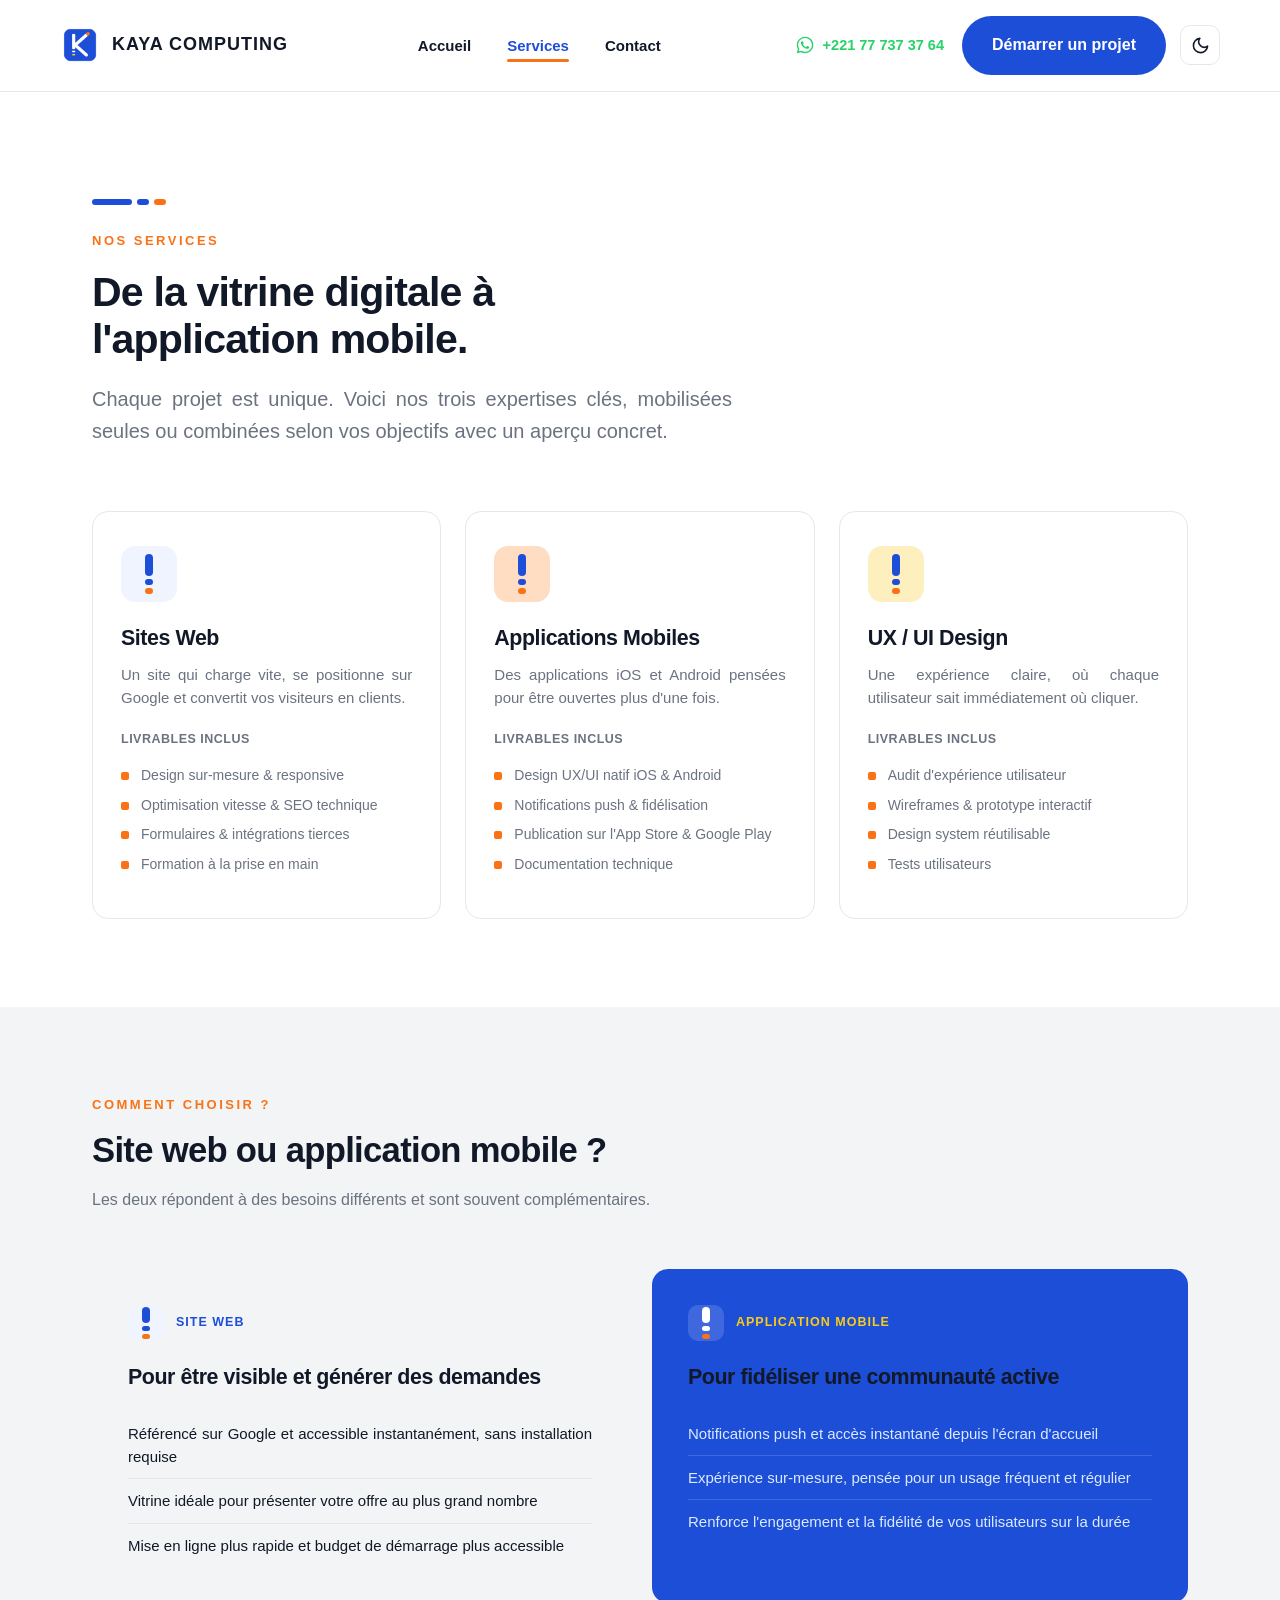
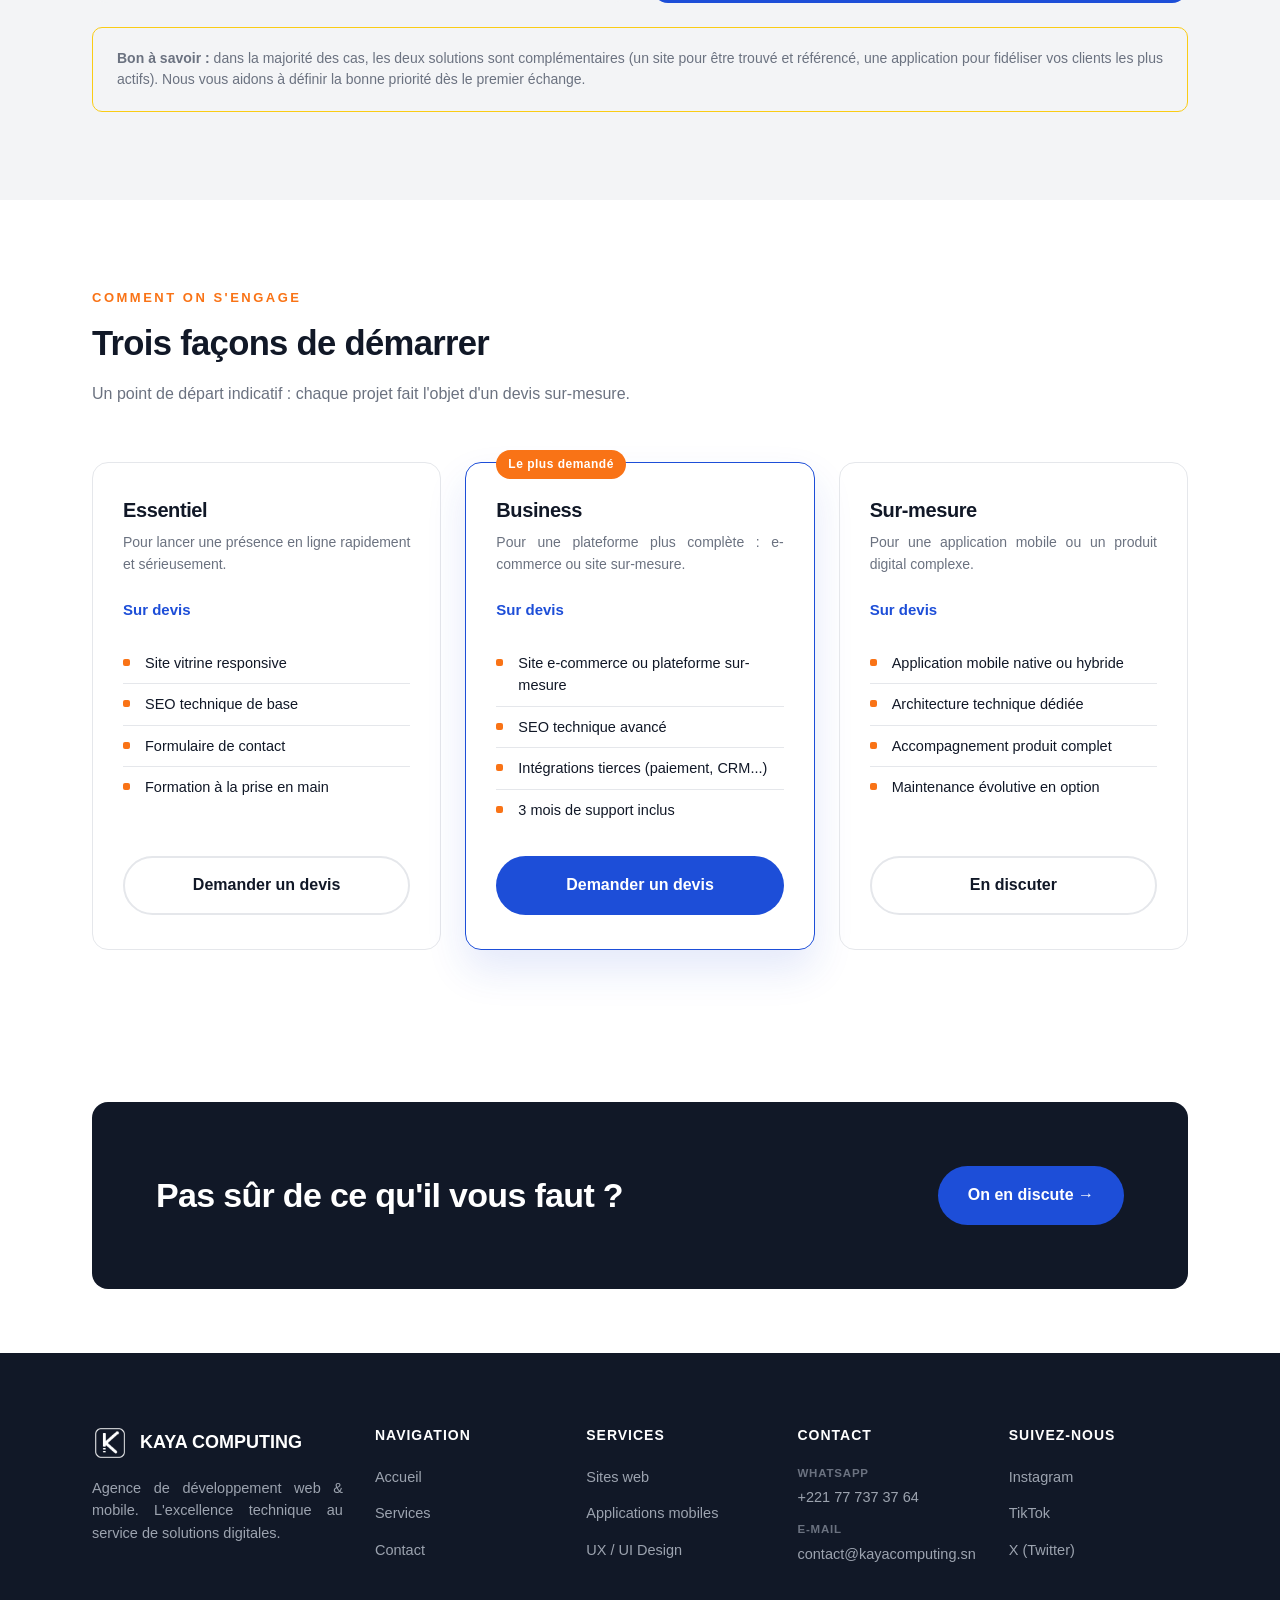
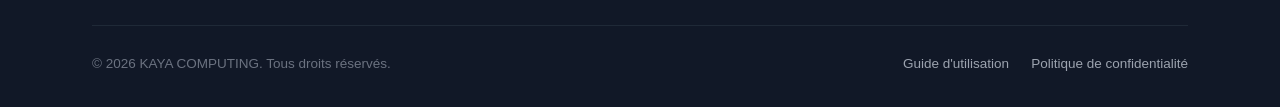
<file: services.html>
<!DOCTYPE html>
<html lang="fr">
<head>
<meta charset="UTF-8">
<meta name="viewport" content="width=device-width, initial-scale=1.0">
<title>Nos Services — Sites Web, Applications Mobiles &amp; UX/UI Design | KAYA COMPUTING</title>
<meta name="description" content="Création de sites web professionnels, développement d'applications mobiles iOS/Android et design UX/UI sur-mesure. Devis gratuit, agence basée au Sénégal.">
<meta name="keywords" content="création site web Sénégal, développement application mobile, UX UI design, agence digitale Sénégal, KAYA COMPUTING">
<meta name="robots" content="index, follow">
<meta name="author" content="KAYA COMPUTING">
<link rel="canonical" href="https://kayacomputing.github.io/kaya_computing/services.html">

<!-- Open Graph / Facebook, LinkedIn, WhatsApp previews -->
<meta property="og:type" content="website">
<meta property="og:locale" content="fr_FR">
<meta property="og:url" content="https://kayacomputing.github.io/kaya_computing/services.html">
<meta property="og:site_name" content="KAYA COMPUTING">
<meta property="og:title" content="Nos Services — Sites Web, Applications Mobiles &amp; UX/UI Design">
<meta property="og:description" content="Trois expertises clés : sites web, applications mobiles et UX/UI design, mobilisées seules ou combinées selon vos objectifs.">
<meta property="og:image" content="https://kayacomputing.github.io/kaya_computing/assets/logo.png">

<!-- Twitter / X Card -->
<meta name="twitter:card" content="summary_large_image">
<meta name="twitter:title" content="Nos Services — Sites Web, Applications Mobiles &amp; UX/UI Design">
<meta name="twitter:description" content="Découvrez nos services de développement web, mobile et UX/UI design, par KAYA COMPUTING.">
<meta name="twitter:image" content="https://kayacomputing.github.io/kaya_computing/assets/logo.png">

<link rel="icon" type="image/png" href="assets/logo.png">
<link rel="apple-touch-icon" href="assets/logo.png">
<link rel="stylesheet" href="css/style.css">
<script src="js/theme-toggle.js"></script>

<!-- Données structurées : offre de services -->
<script type="application/ld+json">
{
  "@context": "https://schema.org",
  "@type": "Service",
  "serviceType": "Développement web, mobile et design UX/UI",
  "provider": {
    "@type": "ProfessionalService",
    "name": "KAYA COMPUTING",
    "url": "https://kayacomputing.github.io/kaya_computing/"
  },
  "areaServed": "SN",
  "hasOfferCatalog": {
    "@type": "OfferCatalog",
    "name": "Services KAYA COMPUTING",
    "itemListElement": [
      {
        "@type": "Offer",
        "itemOffered": {
          "@type": "Service",
          "name": "Sites Web",
          "description": "Sites vitrines, e-commerce et plateformes sur-mesure, optimisés vitesse et SEO."
        }
      },
      {
        "@type": "Offer",
        "itemOffered": {
          "@type": "Service",
          "name": "Applications Mobiles",
          "description": "Applications iOS et Android natives ou hybrides, publication sur les stores incluse."
        }
      },
      {
        "@type": "Offer",
        "itemOffered": {
          "@type": "Service",
          "name": "UX / UI Design",
          "description": "Audit d'expérience utilisateur, wireframes, prototypes et design system réutilisable."
        }
      }
    ]
  }
}
</script>
</head>
<body>
<header class="site-header">
  <div class="container nav">
    <a href="index.html" class="brand">
      <img src="assets/logo.png" alt="Logo KAYA COMPUTING" width="40" height="40">
      KAYA COMPUTING
    </a>
    <ul class="nav-links" style="list-style:none; margin:0; padding:0;">
      <li><a href="index.html">Accueil</a></li>
<li><a href="services.html" class="active">Services</a></li>
<li><a href="contact.html">Contact</a></li>

    </ul>
    <div class="nav-cta">
      <a href="https://wa.me/221777373764" target="_blank" rel="noopener" class="btn-whatsapp" aria-label="Nous contacter sur WhatsApp">
        <svg width="20" height="20" viewBox="0 0 24 24" fill="currentColor"><path d="M12.04 2C6.58 2 2.13 6.45 2.13 11.91c0 1.75.46 3.45 1.32 4.95L2.05 22l5.25-1.38a9.9 9.9 0 0 0 4.74 1.21h.005c5.46 0 9.91-4.45 9.91-9.91 0-2.65-1.03-5.14-2.9-7.01A9.87 9.87 0 0 0 12.04 2zm0 18.13h-.004a8.2 8.2 0 0 1-4.19-1.15l-.3-.18-3.12.82.83-3.04-.2-.31a8.18 8.18 0 0 1-1.26-4.36c0-4.53 3.69-8.22 8.23-8.22 2.2 0 4.26.86 5.82 2.42a8.17 8.17 0 0 1 2.41 5.81c0 4.53-3.69 8.21-8.22 8.21zm4.51-6.15c-.25-.12-1.47-.72-1.69-.81-.23-.08-.39-.12-.56.13-.17.25-.64.81-.78.97-.14.17-.29.19-.54.06-.25-.12-1.04-.38-1.98-1.22-.73-.65-1.23-1.46-1.37-1.71-.14-.25-.02-.38.11-.51.11-.11.25-.29.37-.43.12-.14.16-.25.25-.41.08-.17.04-.31-.02-.43-.06-.12-.56-1.34-.76-1.84-.2-.48-.41-.42-.56-.42-.14-.01-.31-.01-.48-.01-.17 0-.43.06-.66.31-.23.25-.86.84-.86 2.05s.88 2.38 1 2.54c.12.17 1.73 2.64 4.2 3.7.59.25 1.04.4 1.4.52.59.19 1.12.16 1.54.1.47-.07 1.47-.6 1.68-1.18.21-.58.21-1.07.15-1.18-.06-.1-.23-.17-.48-.29z"/></svg>
        <span class="wa-text">+221 77 737 37 64</span>
      </a>
      <a href="contact.html" class="btn btn-primary">Démarrer un projet</a>
      <button class="theme-toggle" type="button" aria-label="Activer le mode sombre" title="Changer de thème">
        <svg class="icon-moon" viewBox="0 0 24 24" fill="none" stroke="currentColor" stroke-width="2" stroke-linecap="round" stroke-linejoin="round"><path d="M21 12.79A9 9 0 1 1 11.21 3 7 7 0 0 0 21 12.79z"/></svg>
        <svg class="icon-sun" viewBox="0 0 24 24" fill="none" stroke="currentColor" stroke-width="2" stroke-linecap="round" stroke-linejoin="round"><circle cx="12" cy="12" r="5"/><line x1="12" y1="1" x2="12" y2="3"/><line x1="12" y1="21" x2="12" y2="23"/><line x1="4.22" y1="4.22" x2="5.64" y2="5.64"/><line x1="18.36" y1="18.36" x2="19.78" y2="19.78"/><line x1="1" y1="12" x2="3" y2="12"/><line x1="21" y1="12" x2="23" y2="12"/><line x1="4.22" y1="19.78" x2="5.64" y2="18.36"/><line x1="18.36" y1="5.64" x2="19.78" y2="4.22"/></svg>
      </button>
      <button class="nav-toggle" aria-label="Ouvrir le menu" aria-expanded="false">☰</button>
    </div>
  </div>
</header>

<main>

  <section class="hero hero-sub" style="padding-bottom:40px;">
    <div class="container reveal">
      <span class="segbar-h"><span></span><span></span><span></span></span>
      <div class="eyebrow" style="margin-top:18px;">Nos services</div>
      <h1>De la vitrine digitale à l'application mobile.</h1>
      <p class="lede">Chaque projet est unique. Voici nos trois expertises clés, mobilisées seules ou combinées selon vos objectifs avec un aperçu concret.</p>
    </div>
  </section>

  <section class="section" style="padding-top:24px;">
    <div class="container">
      <div class="block-grid reveal-group">
        <div class="block-card">
          <div class="block-icon"><span class="segbar"><span></span><span></span><span></span></span></div>
          <h3>Sites Web</h3>
          <p>Un site qui charge vite, se positionne sur Google et convertit vos visiteurs en clients.</p>
          <p style="font-size:12.5px; font-weight:700; color:var(--gray); letter-spacing:.5px; text-transform:uppercase; margin-top:20px;">Livrables inclus</p>
          <ul>
            <li>Design sur-mesure &amp; responsive</li>
            <li>Optimisation vitesse &amp; SEO technique</li>
            <li>Formulaires &amp; intégrations tierces</li>
            <li>Formation à la prise en main</li>
          </ul>
        </div>
        <div class="block-card">
          <div class="block-icon"><span class="segbar"><span></span><span></span><span></span></span></div>
          <h3>Applications Mobiles</h3>
          <p>Des applications iOS et Android pensées pour être ouvertes plus d'une fois.</p>
          <p style="font-size:12.5px; font-weight:700; color:var(--gray); letter-spacing:.5px; text-transform:uppercase; margin-top:20px;">Livrables inclus</p>
          <ul>
            <li>Design UX/UI natif iOS &amp; Android</li>
            <li>Notifications push &amp; fidélisation</li>
            <li>Publication sur l'App Store &amp; Google Play</li>
            <li>Documentation technique</li>
          </ul>
        </div>
        <div class="block-card">
          <div class="block-icon"><span class="segbar"><span></span><span></span><span></span></span></div>
          <h3>UX / UI Design</h3>
          <p>Une expérience claire, où chaque utilisateur sait immédiatement où cliquer.</p>
          <p style="font-size:12.5px; font-weight:700; color:var(--gray); letter-spacing:.5px; text-transform:uppercase; margin-top:20px;">Livrables inclus</p>
          <ul>
            <li>Audit d'expérience utilisateur</li>
            <li>Wireframes &amp; prototype interactif</li>
            <li>Design system réutilisable</li>
            <li>Tests utilisateurs</li>
          </ul>
        </div>
      </div>
    </div>
  </section>

  <!-- ============ SITE VS APP ============ -->
  <section class="section section-alt">
    <div class="container">
      <div class="section-head reveal">
        <span class="eyebrow">Comment choisir ?</span>
        <h2>Site web ou application mobile ?</h2>
        <p>Les deux répondent à des besoins différents et sont souvent complémentaires.</p>
      </div>
      <div class="compare-grid reveal-group">
        <div class="compare-card is-light">
          <span class="compare-label">
            <span class="compare-icon"><span class="segbar"><span></span><span></span><span></span></span></span>
            <span class="compare-text">Site web</span>
          </span>
          <h3>Pour être visible et générer des demandes</h3>
          <ul>
            <li>Référencé sur Google et accessible instantanément, sans installation requise</li>
            <li>Vitrine idéale pour présenter votre offre au plus grand nombre</li>
            <li>Mise en ligne plus rapide et budget de démarrage plus accessible</li>
          </ul>
        </div>
        <div class="compare-card is-blue">
          <span class="compare-label">
            <span class="compare-icon"><span class="segbar"><span></span><span></span><span></span></span></span>
            <span class="compare-text">Application mobile</span>
          </span>
          <h3>Pour fidéliser une communauté active</h3>
          <ul>
            <li>Notifications push et accès instantané depuis l'écran d'accueil</li>
            <li>Expérience sur-mesure, pensée pour un usage fréquent et régulier</li>
            <li>Renforce l'engagement et la fidélité de vos utilisateurs sur la durée</li>
          </ul>
        </div>
      </div>
      <div class="placeholder-note" style="border-style:solid; border-color:var(--yellow); margin-top:24px;">
        <strong>Bon à savoir :</strong> dans la majorité des cas, les deux solutions sont complémentaires (un site pour être trouvé et référencé, une application pour fidéliser vos clients les plus actifs). Nous vous aidons à définir la bonne priorité dès le premier échange.
      </div>
    </div>
  </section>

  <!-- ============ FORMULES ============ -->
  <section class="section">
    <div class="container">
      <div class="section-head reveal">
        <span class="eyebrow">Comment on s'engage</span>
        <h2>Trois façons de démarrer</h2>
        <p>Un point de départ indicatif : chaque projet fait l'objet d'un devis sur-mesure.</p>
      </div>
      <div class="pricing-grid reveal-group">
        <div class="pricing-card">
          <h3>Essentiel</h3>
          <p class="pricing-for">Pour lancer une présence en ligne rapidement et sérieusement.</p>
          <p class="pricing-price">Sur devis</p>
          <ul>
            <li>Site vitrine responsive</li>
            <li>SEO technique de base</li>
            <li>Formulaire de contact</li>
            <li>Formation à la prise en main</li>
          </ul>
          <a href="contact.html" class="btn btn-outline">Demander un devis</a>
        </div>
        <div class="pricing-card is-featured">
          <span class="pricing-badge">Le plus demandé</span>
          <h3>Business</h3>
          <p class="pricing-for">Pour une plateforme plus complète :    e-commerce ou site sur-mesure.</p>
          <p class="pricing-price">Sur devis</p>
          <ul>
            <li>Site e-commerce ou plateforme sur-mesure</li>
            <li>SEO technique avancé</li>
            <li>Intégrations tierces (paiement, CRM...)</li>
            <li>3 mois de support inclus</li>
          </ul>
          <a href="contact.html" class="btn btn-primary">Demander un devis</a>
        </div>
        <div class="pricing-card">
          <h3>Sur-mesure</h3>
          <p class="pricing-for">Pour une application mobile ou un produit digital complexe.</p>
          <p class="pricing-price">Sur devis</p>
          <ul>
            <li>Application mobile native ou hybride</li>
            <li>Architecture technique dédiée</li>
            <li>Accompagnement produit complet</li>
            <li>Maintenance évolutive en option</li>
          </ul>
          <a href="contact.html" class="btn btn-outline">En discuter</a>
        </div>
      </div>
    </div>
  </section>

  <section class="section-tight">
    <div class="container">
      <div class="cta-banner reveal">
        <h2>Pas sûr de ce qu'il vous faut ?</h2>
        <div class="cta-actions">
          <a href="contact.html" class="btn btn-primary">On en discute →</a>
        </div>
      </div>
    </div>
  </section>

</main>
<footer class="site-footer">
  <div class="container">
    <div class="footer-grid">
      <div>
        <div class="footer-brand">
          <img src="assets/logo-white.png" alt="Logo KAYA COMPUTING" width="36" height="36" loading="lazy">
          KAYA COMPUTING
        </div>
        <p>Agence de développement web & mobile. L'excellence technique au service de solutions digitales.</p>
      </div>
      <div class="footer-col">
        <h4>Navigation</h4>
        <ul>
          <li><a href="index.html">Accueil</a></li>
          <li><a href="services.html">Services</a></li>
          <li><a href="contact.html">Contact</a></li>
        </ul>
      </div>
      <div class="footer-col">
        <h4>Services</h4>
        <ul>
          <li><a href="services.html">Sites web</a></li>
          <li><a href="services.html">Applications mobiles</a></li>
          <li><a href="services.html">UX / UI Design</a></li>
        </ul>
      </div>
      <div class="footer-col">
        <h4>Contact</h4>
        <ul>
          <li>
            <a href="https://wa.me/221777373764" target="_blank" rel="noopener" class="footer-contact-link">
              <span class="footer-contact-label">WhatsApp</span>
              <span class="footer-contact-value">+221 77 737 37 64</span>
            </a>
          </li>
          <li>
            <a href="mailto:contact@kayacomputing.sn" class="footer-contact-link">
              <span class="footer-contact-label">E-mail</span>
              <span class="footer-contact-value">contact@kayacomputing.sn</span>
            </a>
          </li>
        </ul>
      </div>
      <div class="footer-col">
        <h4>Suivez-nous</h4>
        <ul>
          <li><a href="https://instagram.com/kayacomputing_sn" target="_blank" rel="noopener">Instagram</a></li>
          <li><a href="https://tiktok.com/@kayacomputing_sn" target="_blank" rel="noopener">TikTok</a></li>
          <li><a href="https://x.com/KayaComputing" target="_blank" rel="noopener">X (Twitter)</a></li>
        </ul>
      </div>
    </div>
    <div class="footer-bottom">
      <span>© 2026 KAYA COMPUTING. Tous droits réservés.</span>
      <nav class="footer-legal" aria-label="Liens légaux">
        <a href="guide.html">Guide d'utilisation</a>
        <a href="confidentialite.html">Politique de confidentialité</a>
      </nav>
    </div>
  </div>
</footer>
<button class="scroll-top-btn" type="button" aria-label="Remonter en haut de la page" title="Retour en haut">
  <svg viewBox="0 0 24 24" fill="none" stroke="currentColor" stroke-width="2.5" stroke-linecap="round" stroke-linejoin="round"><path d="M12 19V5M5 12l7-7 7 7"/></svg>
</button>
<script src="js/main.js"></script>
</body>
</html>
</file>
<file: css/style.css>
/* ============================================================
   KAYA COMPUTING — Design system
   Basé sur la charte graphique v1.0 (Août 2026)
   Signature visuelle : la barre segmentée du logo K
   (symbolise la logique binaire/modulaire du développement)
   ============================================================ */

:root {
  --blue: #1D4ED8;
  --blue-dark: #1E3FB8;
  --blue-tint: #EFF4FF;
  --orange: #F97316;
  --yellow: #FACC15;
  --anthracite: #111827;
  --gray: #6B7280;
  --gray-light: #F3F4F6;
  --border: #E5E7EB;
  --white: #FFFFFF;

  /* Jetons de thème (clair par défaut) : ce sont ceux-ci que le reste
     de la feuille de style utilise pour tout ce qui doit s'adapter au
     mode sombre (fond de page, texte, cartes, bordures). Les couleurs
     de marque et les blocs volontairement colorés (footer, bannières
     CTA, cartes visuelles) restent fixes dans les deux thèmes. */
  --page-bg: var(--white);
  --surface: var(--white);
  --surface-alt: var(--gray-light);
  --text-primary: var(--anthracite);
  --text-muted: var(--gray);
  --border-color: var(--border);
  --header-bg: rgba(255,255,255,.92);

  --font-main: Arial, "Helvetica Neue", Helvetica, sans-serif;
  --font-mono: "SFMono-Regular", Consolas, "Liberation Mono", Menlo, monospace;

  --container: 1160px;
  --radius: 16px;
  --radius-sm: 10px;
}

[data-theme="dark"] {
  --page-bg: #0B0F1A;
  --surface: #161C2C;
  --surface-alt: #1C2333;
  --text-primary: #F1F5F9;
  --text-muted: #9CA3AF;
  --border-color: #2A3348;
  --header-bg: rgba(11,15,26,.88);
}

* { box-sizing: border-box; }
html { scroll-behavior: smooth; }

body {
  margin: 0;
  font-family: var(--font-main);
  color: var(--text-primary);
  background: var(--page-bg);
  line-height: 1.55;
  -webkit-font-smoothing: antialiased;
  transition: background-color .25s ease, color .25s ease;
}

img { max-width: 100%; display: block; }
a { color: inherit; text-decoration: none; }

.container {
  max-width: var(--container);
  margin: 0 auto;
  padding: 0 32px;
}

/* ---------- Segmented bar — brand signature ---------- */
/* Three blocks (tall / short / short), echoing the K's
   segmented stroke: blue, blue, orange. Used as the site's
   recurring structural device: dividers, markers, bullets. */
.segbar {
  display: inline-flex;
  flex-direction: column;
  gap: 5px;
  width: 8px;
}
.segbar span { display: block; border-radius: 4px; background: var(--blue); }
.segbar span:nth-child(1) { height: 34px; }
.segbar span:nth-child(2) { height: 10px; }
.segbar span:nth-child(3) { height: 10px; background: var(--orange); }

.segbar-h {
  display: inline-flex;
  align-items: center;
  gap: 5px;
}
.segbar-h span { display: block; height: 6px; border-radius: 3px; background: var(--blue); }
.segbar-h span:nth-child(1) { width: 40px; }
.segbar-h span:nth-child(2) { width: 12px; }
.segbar-h span:nth-child(3) { width: 12px; background: var(--orange); }

/* ---------- Typography ---------- */
.eyebrow {
  font-weight: 700;
  font-size: 13px;
  letter-spacing: 2.5px;
  text-transform: uppercase;
  color: var(--orange);
}

h1, h2, h3, h4 { font-weight: 700; letter-spacing: -0.02em; margin: 0; color: var(--text-primary); overflow-wrap: break-word; text-wrap: balance; }
/* Fluid sizing: scales smoothly between breakpoints instead of
   jumping at a single media query, so headings never look
   oversized/misaligned on tablet widths. */
h1 { font-size: clamp(30px, 2.6vw + 18px, 54px); line-height: 1.15; }
h2 { font-size: clamp(25px, 1.3vw + 18px, 36px); line-height: 1.25; }
h3 { font-size: clamp(18px, 0.5vw + 15px, 22px); line-height: 1.35; }
/* Body copy is justified for a cleaner, more "printed" reading
   column, with the last line kept left-aligned (browser default,
   made explicit for cross-browser consistency) and hyphenation
   enabled so justified French text doesn't produce large gaps
   between words on narrow columns. */
p {
  margin: 0;
  color: var(--text-muted);
  text-align: justify;
  text-align-last: left;
  -webkit-hyphens: auto;
  hyphens: auto;
}
.lede { font-size: clamp(16.5px, 0.5vw + 14.5px, 20px); line-height: 1.6; }

.mono-tag {
  font-family: var(--font-mono);
  font-size: 13px;
  color: var(--blue);
  background: var(--blue-tint);
  padding: 4px 10px;
  border-radius: 6px;
}

/* ---------- Buttons ---------- */
.btn {
  display: inline-flex;
  align-items: center;
  gap: 8px;
  font-family: var(--font-main);
  font-weight: 700;
  font-size: 16px;
  padding: 15px 28px;
  border-radius: 999px;
  border: 2px solid transparent;
  cursor: pointer;
  transition: transform .15s ease, box-shadow .15s ease, background .15s ease, color .15s ease;
}
.btn:hover { transform: translateY(-2px); }
.btn:active { transform: translateY(0) scale(.97); }
.btn-primary { background: var(--blue); color: var(--white); }
.btn-primary:hover { background: var(--blue-dark); box-shadow: 0 10px 24px rgba(29,78,216,.28); }
.btn-outline { background: transparent; color: var(--text-primary); border-color: var(--border-color); }
.btn-outline:hover { border-color: var(--text-primary); }
.btn-white { background: var(--white); color: var(--blue); }
.btn-white:hover { box-shadow: 0 10px 24px rgba(0,0,0,.18); }

/* ---------- Motion: scroll-reveal ----------
   Lightweight, CSS-driven entrance animation. Elements start
   slightly faded/offset and settle into place once an
   IntersectionObserver (see main.js) marks them .is-visible.
   No layout-affecting properties are animated (opacity + transform
   only), so this costs nothing on load time or layout performance.
   Disabled entirely for users who prefer reduced motion. */
@media (prefers-reduced-motion: no-preference) {
  .reveal {
    opacity: 0;
    transform: translateY(22px);
    transition: opacity .6s ease, transform .6s ease;
  }
  .reveal.is-visible { opacity: 1; transform: translateY(0); }

  .reveal-group > * {
    opacity: 0;
    transform: translateY(18px);
    transition: opacity .5s ease, transform .5s ease;
  }
  .reveal-group.is-visible > * { opacity: 1; transform: translateY(0); }
  .reveal-group.is-visible > *:nth-child(2) { transition-delay: .08s; }
  .reveal-group.is-visible > *:nth-child(3) { transition-delay: .16s; }
  .reveal-group.is-visible > *:nth-child(4) { transition-delay: .24s; }
  .reveal-group.is-visible > *:nth-child(5) { transition-delay: .32s; }
}

/* ---------- Header ---------- */
.site-header {
  position: sticky;
  top: 0;
  z-index: 50;
  background: var(--header-bg);
  backdrop-filter: blur(8px);
  border-bottom: 1px solid var(--border-color);
}
.nav {
  display: flex;
  align-items: center;
  justify-content: space-between;
  padding: 16px 0;
  position: relative;
}
.brand {
  display: flex;
  align-items: center;
  gap: 12px;
  font-weight: 700;
  font-size: 18px;
  letter-spacing: 1px;
}
.brand img { width: 40px; height: 40px; transition: transform .25s ease; }
.brand:hover img { transform: scale(1.08) rotate(-4deg); }
.nav-links {
  display: flex;
  align-items: center;
  gap: 36px;
  font-weight: 700;
  font-size: 15px;
}
.nav-links a { color: var(--text-primary); position: relative; padding: 6px 0; }
.nav-links a.active { color: var(--blue); }
.nav-links a::before {
  content: "";
  position: absolute;
  left: 0; bottom: -2px;
  width: 0; height: 2px;
  background: var(--blue);
  border-radius: 2px;
  transition: width .2s ease;
}
.nav-links a:not(.active):hover::before { width: 100%; }
.nav-links a.active::after {
  content: "";
  position: absolute;
  left: 0; bottom: -2px;
  width: 100%; height: 3px;
  background: var(--orange);
  border-radius: 2px;
}
.nav-links a:hover { color: var(--blue); }
.nav-cta { display: flex; align-items: center; gap: 14px; }
.btn-whatsapp {
  display: flex; align-items: center; gap: 8px;
  font-weight: 700; font-size: 14.5px;
  color: #25D366;
  padding: 8px 4px;
}
.btn-whatsapp:hover { color: #1DA851; }
.nav-toggle {
  display: none;
  width: 42px; height: 42px;
  align-items: center; justify-content: center;
  border-radius: 10px;
  border: 1.5px solid var(--border-color);
  background: var(--surface);
  color: var(--text-primary);
  font-size: 18px;
  cursor: pointer;
}

/* ---------- Hero ---------- */
.hero {
  padding: 96px 0 80px;
}
.hero-grid {
  display: grid;
  grid-template-columns: 1.1fr 0.9fr;
  gap: 64px;
  align-items: center;
}
.hero h1 { margin: 18px 0 24px; max-width: 600px; }
/* Sub-page hero headings (Services, Contact...): shorter, still
   fluid, with a controlled max-width so lines break evenly. */
.hero-sub h1 { font-size: clamp(28px, 1.8vw + 18px, 46px); max-width: 680px; margin: 18px 0 20px; }
.hero-sub .lede { max-width: 640px; margin-top: 20px; }
.hero-actions { display: flex; gap: 16px; margin-top: 34px; flex-wrap: wrap; }
.hero-stats { display: flex; gap: 40px; margin-top: 56px; }
.hero-stats .stat-num { font-size: 30px; font-weight: 700; color: var(--text-primary); }
.hero-stats .stat-label { font-size: 14px; color: var(--text-muted); margin-top: 4px; }

.hero-visual {
  filter: drop-shadow(0 30px 50px rgba(17,24,39,.14));
}
.hero-visual svg { width: 100%; height: auto; display: block; }
.hero-visual-photo {
  position: relative;
  border-radius: var(--radius);
  overflow: hidden;
  filter: none;
  box-shadow: 0 30px 60px rgba(17,24,39,.22);
}
.hero-visual-photo img {
  width: 100%; height: 100%;
  object-fit: cover;
  display: block;
  aspect-ratio: 16/10;
}
.hero-visual-accent {
  position: absolute;
  bottom: 24px; left: 24px;
  background: rgba(17,24,39,.55);
  backdrop-filter: blur(4px);
  padding: 12px 14px;
  border-radius: 12px;
}
.hero-visual-accent .segbar span:nth-child(1),
.hero-visual-accent .segbar span:nth-child(2) { background: #FFFFFF; }
.hero-visual-accent .segbar span:nth-child(3) { background: var(--orange); }

/* ---------- Section scaffolding ---------- */
.section { padding: 88px 0; }
.section-tight { padding: 64px 0; }
.section-alt { background: var(--surface-alt); }
.section-dark { background: var(--anthracite); color: var(--white); }
.section-dark p { color: #9CA3AF; }
.section-dark h2, .section-dark h3 { color: var(--white); }
.section-head { max-width: 640px; margin-bottom: 56px; }
.section-head .eyebrow { margin-bottom: 14px; display: block; }
.section-head h2 { margin-bottom: 16px; }

/* ---------- Modular block grid (services / values) ---------- */
.block-grid {
  display: grid;
  grid-template-columns: repeat(3, 1fr);
  gap: 24px;
}
.block-grid.cols-2 { grid-template-columns: repeat(2, 1fr); }
.block-grid.cols-4 { grid-template-columns: repeat(4, 1fr); }

.block-card {
  background: var(--surface);
  border: 1px solid var(--border-color);
  border-radius: var(--radius);
  padding: 34px 28px;
  transition: background-color .2s ease, border-color .2s ease, transform .15s ease, box-shadow .15s ease;
}
.block-card:hover {
  background: var(--blue-tint);
  border-color: var(--blue);
  transform: translateY(-4px);
  box-shadow: 0 16px 32px rgba(17,24,39,.08);
}
/* Same three-tone logic as the "Pourquoi KAYA COMPUTING" cards, so
   Sites Web / Applications Mobiles / UX-UI Design read as one
   coherent set: blue, orange, amber — all already part of the palette. */
.block-card:nth-child(2):hover { background: #FFF1E7; border-color: var(--orange); }
.block-card:nth-child(3):hover { background: #FEF9E5; border-color: #B45309; }
.block-icon {
  width: 56px; height: 56px;
  border-radius: 14px;
  background: var(--blue-tint);
  display: flex; align-items: center; justify-content: center;
  margin-bottom: 22px;
  transition: background-color .2s ease;
}
.block-card:nth-child(2) .block-icon { background: #FFDDC2; }
.block-card:nth-child(3) .block-icon { background: #FDF0BE; }
.block-icon .segbar { gap: 3px; }
.block-icon .segbar span:nth-child(1) { height: 22px; }
.block-icon .segbar span:nth-child(2),
.block-icon .segbar span:nth-child(3) { height: 6px; }
.block-card h3 { margin-bottom: 10px; }
.block-card p { font-size: 15px; }
.block-card ul { margin: 16px 0 0; padding: 0; list-style: none; }
.block-card li {
  font-size: 14px;
  color: var(--text-muted);
  padding-left: 20px;
  position: relative;
  margin-bottom: 8px;
}
.block-card li::before {
  content: "";
  position: absolute; left: 0; top: 7px;
  width: 8px; height: 8px;
  border-radius: 2px;
  background: var(--orange);
}

/* ---------- Process steps (real sequence -> numbered ok) ---------- */
.process {
  display: grid;
  grid-template-columns: repeat(4, 1fr);
  gap: 0;
  position: relative;
}
.process-step { padding: 0 20px 0 0; position: relative; }
.process-step .step-num {
  font-family: var(--font-mono);
  font-size: 14px;
  color: var(--blue);
  margin-bottom: 18px;
  display: block;
}
.process-step h3 { font-size: 19px; margin-bottom: 10px; }
.process-step p { font-size: 14.5px; }
.process-step:not(:last-child)::after {
  content: "";
  position: absolute;
  top: 8px; right: 0;
  width: 1px; height: calc(100% - 30px);
  background: var(--border-color);
}

/* ---------- Solution / highlight card (blue) ---------- */
.highlight-card {
  background: var(--blue);
  color: var(--white);
  border-radius: var(--radius);
  padding: 40px;
}
.highlight-card .eyebrow { color: var(--yellow); }
.highlight-card p { color: #DBEAFE; }

/* ---------- Comparison table (web vs app) ---------- */
.compare-grid {
  display: grid;
  grid-template-columns: 1fr 1fr;
  gap: 24px;
}
.compare-card {
  border-radius: var(--radius);
  padding: 36px;
}
.compare-card.is-light { background: var(--surface-alt); }
.compare-card.is-blue { background: var(--blue); color: var(--white); }
.compare-card.is-blue p, .compare-card.is-blue li { color: #DBEAFE; }
.compare-label {
  display: flex; align-items: center; gap: 12px;
  margin-bottom: 22px;
}
.compare-label .compare-icon {
  width: 36px; height: 36px;
  border-radius: 10px;
  background: var(--blue-tint);
  display: flex; align-items: center; justify-content: center;
  flex-shrink: 0;
}
.compare-label .compare-icon .segbar { gap: 3px; }
.compare-label .compare-icon .segbar span:nth-child(1) { height: 16px; }
.compare-label .compare-icon .segbar span:nth-child(2),
.compare-label .compare-icon .segbar span:nth-child(3) { height: 5px; }
.compare-label span.compare-text {
  font-weight: 700; font-size: 12.5px; letter-spacing: 1px; text-transform: uppercase;
  color: var(--blue);
}
.compare-card.is-blue .compare-label .compare-icon { background: rgba(255,255,255,.15); }
.compare-card.is-blue .compare-label .compare-icon .segbar span:nth-child(1),
.compare-card.is-blue .compare-label .compare-icon .segbar span:nth-child(2) { background: #fff; }
.compare-card.is-blue .compare-label span.compare-text { color: var(--yellow); }
.compare-card ul { list-style: none; margin: 20px 0 0; padding: 0; }
.compare-card li { padding: 10px 0; border-top: 1px solid rgba(0,0,0,.06); font-size: 15px; text-align: justify; text-align-last: left; -webkit-hyphens: auto; hyphens: auto; }
.compare-card.is-blue li { border-top-color: rgba(255,255,255,.15); }
.compare-card li:first-child { border-top: none; }

/* ---------- Cards: portfolio ---------- */
.portfolio-grid {
  display: grid;
  grid-template-columns: repeat(2, 1fr);
  gap: 28px;
}
.portfolio-card {
  border: 1px solid var(--border-color);
  border-radius: var(--radius);
  overflow: hidden;
  transition: box-shadow .15s ease, transform .15s ease;
}
.portfolio-card:hover { box-shadow: 0 20px 40px rgba(17,24,39,.10); transform: translateY(-4px); }
.portfolio-media {
  height: 220px;
  display: flex; align-items: center; justify-content: center;
  position: relative;
  overflow: hidden;
}
.portfolio-media .segbar-h { position: absolute; top: 24px; left: 28px; }
.portfolio-body { padding: 28px; }
.portfolio-tag {
  font-family: var(--font-mono);
  font-size: 12.5px;
  color: var(--blue);
  margin-bottom: 10px;
  display: block;
}
.portfolio-body h3 { margin-bottom: 10px; }
.portfolio-body p { font-size: 14.5px; }
.portfolio-tags { display: flex; gap: 8px; margin-top: 18px; flex-wrap: wrap; }
.tag-pill {
  font-size: 12.5px;
  font-weight: 700;
  background: var(--surface-alt);
  color: var(--text-primary);
  padding: 6px 12px;
  border-radius: 999px;
}
.placeholder-note {
  margin-top: 48px;
  padding: 20px 24px;
  border: 1px dashed var(--border-color);
  border-radius: var(--radius-sm);
  font-size: 14px;
  color: var(--text-muted);
  text-align: justify;
  text-align-last: left;
  -webkit-hyphens: auto;
  hyphens: auto;
}

/* ---------- Visual service cards (EMAD-inspired) ---------- */
.visual-card-grid {
  display: grid;
  grid-template-columns: repeat(3, 1fr);
  gap: 24px;
}
.visual-card {
  position: relative;
  border-radius: var(--radius);
  overflow: hidden;
  height: 320px;
  padding: 28px;
  display: flex;
  flex-direction: column;
  justify-content: space-between;
  transition: transform .15s ease, box-shadow .15s ease;
}
.visual-card:hover { transform: translateY(-4px); box-shadow: 0 20px 40px rgba(17,24,39,.16); }
.visual-card.vc-blue { background: linear-gradient(160deg, #2554E8 0%, #1741B0 100%); }
.visual-card.vc-anthracite { background: linear-gradient(160deg, #1F2937 0%, #0B1220 100%); }
.visual-card.vc-orange { background: linear-gradient(160deg, #FB8A3C 0%, #EA6510 100%); }
.visual-card .vc-icon { opacity: .9; }
.visual-card .vc-icon .segbar span { background: rgba(255,255,255,.9); }
.visual-card .vc-icon .segbar span:nth-child(3) { background: var(--yellow); }
.visual-card h3 { color: var(--white); font-size: 24px; margin-bottom: 8px; }
.visual-card p { color: rgba(255,255,255,.82); font-size: 14.5px; }
.visual-card .vc-tag {
  display: inline-block;
  margin-top: 16px;
  font-size: 12px;
  font-weight: 700;
  letter-spacing: .5px;
  color: var(--white);
  background: rgba(255,255,255,.16);
  padding: 6px 14px;
  border-radius: 999px;
}

/* ---------- SEO / long-form content block ---------- */
.seo-block h3 { font-size: 21px; margin: 36px 0 12px; }
.seo-block h3:first-of-type { margin-top: 0; }
.seo-block p { font-size: 15.5px; max-width: 780px; }

/* ---------- Multi-channel CTA ---------- */
.cta-banner-channels {
  flex-direction: column;
  align-items: flex-start;
  gap: 32px;
}
.cta-banner-channels > div:first-child p { color: #9CA3AF; }
.channel-grid {
  display: grid;
  grid-template-columns: repeat(3, 1fr);
  gap: 16px;
  width: 100%;
}
.channel-card {
  display: flex;
  flex-direction: column;
  gap: 4px;
  background: #1F2937;
  border-radius: 14px;
  padding: 22px 24px;
  transition: background .15s ease, transform .15s ease;
}
.channel-card:hover { background: #29394F; transform: translateY(-3px); }
.channel-card .ch-label {
  font-size: 12px; font-weight: 700; letter-spacing: 1px; text-transform: uppercase;
  color: var(--orange);
}
.channel-card .ch-value { font-size: 17px; font-weight: 700; color: var(--white); }
.channel-card .ch-sub { font-size: 13.5px; color: #9CA3AF; }


.cta-banner {
  background: var(--anthracite);
  border-radius: var(--radius);
  padding: 64px;
  display: flex;
  align-items: center;
  justify-content: space-between;
  gap: 40px;
  position: relative;
  overflow: hidden;
}
.cta-banner h2 { color: var(--white); max-width: 560px; font-size: 34px; }
.cta-banner .cta-actions { display: flex; gap: 16px; flex-shrink: 0; }

/* ---------- Footer ---------- */
.site-footer { background: var(--anthracite); color: var(--white); padding: 72px 0 32px; }
.footer-grid {
  display: grid;
  grid-template-columns: 1.4fr 1fr 1fr 1fr 1fr;
  gap: 32px;
  padding-bottom: 48px;
  border-bottom: 1px solid #1F2937;
}
.footer-brand { display: flex; align-items: center; gap: 12px; font-weight: 700; font-size: 18px; margin-bottom: 16px; }
.footer-brand img { width: 36px; height: 36px; }
.site-footer p { color: #9CA3AF; font-size: 14.5px; max-width: 280px; }
.footer-col h4 { color: var(--white); font-size: 14px; letter-spacing: 1px; text-transform: uppercase; margin-bottom: 18px; }
.footer-col ul { list-style: none; margin: 0; padding: 0; }
.footer-col li { margin-bottom: 12px; }
.footer-col a { color: #9CA3AF; font-size: 14.5px; }
.footer-col a:hover { color: var(--white); }
/* Contact column: label above value so the phone number is never
   split onto its own line by a mid-number wrap. */
.footer-contact-link { display: flex; flex-direction: column; gap: 4px; }
.footer-contact-label {
  font-size: 11.5px; font-weight: 700; letter-spacing: .8px; text-transform: uppercase;
  color: #6B7280;
}
.footer-contact-value { color: #9CA3AF; font-size: 14.5px; white-space: nowrap; }
.footer-contact-link:hover .footer-contact-value { color: var(--white); }
.footer-bottom {
  display: flex; justify-content: space-between; align-items: center;
  padding-top: 28px; font-size: 13.5px; color: #6B7280; flex-wrap: wrap; gap: 12px;
}
.footer-socials { display: flex; gap: 16px; }
.footer-legal { display: flex; gap: 22px; flex-wrap: wrap; list-style: none; margin: 0; padding: 0; }
.footer-legal a { color: #9CA3AF; font-size: 13.5px; }
.footer-legal a:hover { color: var(--white); }

/* ---------- Bouton clair / sombre ---------- */
.theme-toggle {
  display: flex;
  align-items: center;
  justify-content: center;
  width: 40px; height: 40px;
  border-radius: 10px;
  border: 1.5px solid var(--border-color);
  background: var(--surface);
  color: var(--text-primary);
  cursor: pointer;
  flex-shrink: 0;
  transition: background-color .2s ease, border-color .2s ease, color .2s ease;
}
.theme-toggle:hover { border-color: var(--blue); color: var(--blue); }
.theme-toggle svg { width: 19px; height: 19px; }
.theme-toggle .icon-sun { display: none; }
.theme-toggle .icon-moon { display: block; }
[data-theme="dark"] .theme-toggle .icon-sun { display: block; }
[data-theme="dark"] .theme-toggle .icon-moon { display: none; }

/* ---------- Bouton retour en haut ---------- */
.scroll-top-btn {
  position: fixed;
  right: 26px; bottom: 26px;
  width: 48px; height: 48px;
  border-radius: 50%;
  background: var(--blue);
  color: var(--white);
  display: flex; align-items: center; justify-content: center;
  border: none;
  cursor: pointer;
  box-shadow: 0 14px 30px rgba(17,24,39,.24);
  opacity: 0; visibility: hidden; transform: translateY(14px);
  transition: opacity .25s ease, transform .25s ease, visibility .25s ease, background .15s ease;
  z-index: 60;
}
.scroll-top-btn.is-visible { opacity: 1; visibility: visible; transform: translateY(0); }
.scroll-top-btn:hover { background: var(--blue-dark); transform: translateY(-3px); }
.scroll-top-btn:active { transform: translateY(0) scale(.94); }
.scroll-top-btn svg { width: 20px; height: 20px; }
@media (max-width: 640px) {
  .scroll-top-btn { right: 16px; bottom: 16px; width: 44px; height: 44px; }
}
@media (prefers-reduced-motion: reduce) {
  .scroll-top-btn:hover { transform: none; }
}

/* ---------- Page légale / guide (colonne de lecture) ---------- */
.legal-content { max-width: 760px; }
.legal-content h2 { margin-top: 44px; margin-bottom: 14px; }
.legal-content h2:first-child { margin-top: 0; }
.legal-content h3 { margin-top: 26px; margin-bottom: 10px; font-size: 17px; }
.legal-content p { margin-bottom: 14px; }
.legal-content ul, .legal-content ol { margin: 0 0 14px; padding-left: 22px; color: var(--text-muted); }
.legal-content li {
  margin-bottom: 8px;
  text-align: justify;
  text-align-last: left;
  -webkit-hyphens: auto;
  hyphens: auto;
}
.legal-content .updated-note {
  display: inline-block;
  font-family: var(--font-mono);
  font-size: 13px;
  color: var(--blue);
  background: var(--blue-tint);
  padding: 6px 12px;
  border-radius: 6px;
  margin-bottom: 8px;
}

/* ---------- Contact page ---------- */
.contact-grid {
  display: grid;
  grid-template-columns: 1fr 1fr;
  gap: 64px;
}
.form-field { margin-bottom: 22px; }
.form-field label {
  display: block; font-weight: 700; font-size: 14px; margin-bottom: 8px;
}
.form-field input, .form-field textarea, .form-field select {
  width: 100%;
  font-family: var(--font-main);
  font-size: 15px;
  padding: 14px 16px;
  border: 1.5px solid var(--border-color);
  border-radius: 10px;
  background: var(--surface);
  color: var(--text-primary);
  transition: border-color .15s ease;
}
.form-field input:focus, .form-field textarea:focus, .form-field select:focus {
  outline: none; border-color: var(--blue);
}
.form-field textarea { resize: vertical; min-height: 140px; }
.contact-info-card {
  background: var(--surface-alt);
  border-radius: var(--radius);
  padding: 36px;
  margin-bottom: 20px;
}
.contact-info-card h3 { margin-bottom: 6px; font-size: 17px; }
.contact-info-card a, .contact-info-card p { font-size: 15px; }
.social-list { list-style: none; margin: 14px 0 0; padding: 0; }
.social-list li { border-top: 1px solid var(--border-color); }
.social-list li:first-child { border-top: none; }
.social-list a {
  display: flex; align-items: center; justify-content: space-between;
  gap: 12px;
  padding: 13px 0;
  font-size: 15px; font-weight: 700; color: var(--text-primary);
}
.social-list a:hover { color: var(--blue); }
.social-list .social-handle { font-weight: 400; color: var(--text-muted); font-size: 14px; }
.form-note { font-size: 13px; color: var(--text-muted); margin-top: 10px; }

/* ---------- About page ---------- */
.concept-grid {
  display: grid;
  grid-template-columns: repeat(2, 1fr);
  gap: 24px;
}
.concept-card {
  border: 1px solid var(--border-color);
  border-radius: var(--radius);
  padding: 30px;
}
.concept-card .segbar { margin-bottom: 20px; }
.timeline-value {
  display: flex;
  gap: 20px;
  padding: 26px 0;
  border-top: 1px solid var(--border-color);
}
.timeline-value:first-child { border-top: none; }
.timeline-value .mono-tag { flex-shrink: 0; height: fit-content; }
.values-intro { max-width: 700px; margin-bottom: 48px; }
/* This is the only section-head immediately followed by an intro
   paragraph rather than a grid, so its bottom margin is reduced
   here instead of on the shared .section-head rule (which would
   also affect the other sections using that class). */
.values-section .section-head { margin-bottom: 20px; }

/* ---------- Values grid (Pourquoi KAYA COMPUTING) ---------- */
.values-grid {
  display: grid;
  grid-template-columns: repeat(3, 1fr);
  gap: 24px;
}
.value-card {
  background: var(--surface);
  border: 1px solid var(--border-color);
  border-radius: var(--radius);
  padding: 32px 28px;
  transition: background-color .2s ease, border-color .2s ease, transform .15s ease, box-shadow .15s ease;
}
.value-card:hover {
  background: var(--blue-tint);
  border-color: var(--blue);
  transform: translateY(-4px);
  box-shadow: 0 16px 32px rgba(17,24,39,.08);
}
/* Each card picks up the tint used by its own icon (01/02/03), so
   the hover reinforces the same blue/orange/amber accents already
   established in the brand palette instead of introducing new ones. */
.value-card:nth-child(2):hover { background: #FFF1E7; border-color: var(--orange); }
.value-card:nth-child(3):hover { background: #FEF9E5; border-color: #B45309; }
.value-icon {
  width: 48px; height: 48px;
  border-radius: 12px;
  display: flex; align-items: center; justify-content: center;
  margin-bottom: 22px;
  font-family: var(--font-mono);
  font-weight: 700;
  font-size: 14px;
  background: var(--blue-tint);
  color: var(--blue);
}
.value-card:nth-child(2) .value-icon { background: #FFF1E7; color: var(--orange); }
.value-card:nth-child(3) .value-icon { background: #FEF9E5; color: #B45309; }
.value-card h3 { margin-bottom: 10px; }
.value-card p { font-size: 15px; }

/* ---------- Tech stack strip ---------- */
.stack-strip {
  display: flex;
  align-items: center;
  gap: 14px;
  flex-wrap: wrap;
  padding: 28px 0;
}
.stack-strip .stack-label {
  font-size: 13px;
  font-weight: 700;
  color: var(--text-muted);
  letter-spacing: 1px;
  text-transform: uppercase;
  margin-right: 8px;
}
.stack-pill {
  font-family: var(--font-mono);
  font-size: 13.5px;
  color: var(--text-primary);
  background: var(--surface-alt);
  border: 1px solid var(--border-color);
  padding: 7px 14px;
  border-radius: 8px;
}

/* ---------- FAQ (native <details>/<summary> accordion) ---------- */
.faq-list { max-width: 760px; }
.faq-item {
  border-top: 1px solid var(--border-color);
}
.faq-item:last-child { border-bottom: 1px solid var(--border-color); }
.faq-item summary {
  display: flex;
  align-items: center;
  justify-content: space-between;
  gap: 20px;
  padding: 24px 0;
  cursor: pointer;
  list-style: none;
}
.faq-item summary::-webkit-details-marker,
.faq-item summary::marker { display: none; content: ""; }
.faq-item summary h3 { font-size: 18px; transition: color .15s ease; }
.faq-item:hover summary h3 { color: var(--blue); }
.faq-arrow {
  flex-shrink: 0;
  width: 30px; height: 30px;
  border-radius: 999px;
  background: var(--surface-alt);
  color: var(--text-primary);
  display: flex; align-items: center; justify-content: center;
  transition: transform .2s ease, background .2s ease, color .2s ease;
}
.faq-item[open] .faq-arrow { transform: rotate(180deg); background: var(--blue-tint); color: var(--blue); }
.faq-item p { font-size: 15px; padding: 0 40px 26px 0; }
/* max-height/opacity are animated inline via JS (see main.js) for a
   smooth open/close; this stays the correct no-JS fallback. */

/* ---------- Pricing / engagement tiers ---------- */
.pricing-grid {
  display: grid;
  grid-template-columns: repeat(3, 1fr);
  gap: 24px;
}
.pricing-card {
  border: 1px solid var(--border-color);
  border-radius: var(--radius);
  padding: 34px 30px;
  display: flex;
  flex-direction: column;
}
.pricing-card.is-featured {
  border-color: var(--blue);
  box-shadow: 0 20px 40px rgba(29,78,216,.12);
  position: relative;
}
.pricing-badge {
  position: absolute;
  top: -13px; left: 30px;
  background: var(--orange);
  color: var(--white);
  font-size: 12px;
  font-weight: 700;
  letter-spacing: .5px;
  padding: 5px 12px;
  border-radius: 999px;
}
.pricing-card h3 { font-size: 20px; }
.pricing-card .pricing-for { font-size: 14px; color: var(--text-muted); margin: 8px 0 22px; min-height: 40px; }
.pricing-card .pricing-price { font-size: 15px; font-weight: 700; color: var(--blue); margin-bottom: 22px; }
.pricing-card ul { list-style: none; margin: 0 0 26px; padding: 0; flex-grow: 1; }
.pricing-card li {
  font-size: 14.5px;
  color: var(--text-primary);
  padding: 9px 0;
  border-top: 1px solid var(--border-color);
  padding-left: 22px;
  position: relative;
}
.pricing-card li:first-child { border-top: none; }
.pricing-card li::before {
  content: "";
  position: absolute; left: 0; top: 16px;
  width: 7px; height: 7px;
  border-radius: 2px;
  background: var(--orange);
}
.pricing-card .btn { width: 100%; justify-content: center; }

/* ---------- Comparison (agency vs freelance vs template) ---------- */
.trust-grid {
  display: grid;
  grid-template-columns: 1.1fr repeat(2, 1fr);
  gap: 0;
  border: 1px solid var(--border-color);
  border-radius: var(--radius);
  overflow: hidden;
}
.trust-row {
  display: grid;
  grid-template-columns: 1.1fr repeat(2, 1fr);
  grid-column: 1 / -1;
}
.trust-row > div {
  padding: 18px 22px;
  font-size: 14.5px;
  border-top: 1px solid var(--border-color);
  display: flex;
  align-items: center;
}
.trust-row:first-child > div { border-top: none; background: var(--surface-alt); font-weight: 700; font-size: 13px; letter-spacing: .5px; text-transform: uppercase; color: var(--text-muted); }
.trust-row > div:first-child { font-weight: 700; color: var(--text-primary); background: var(--surface); }
.trust-row:first-child > div:first-child { background: var(--surface-alt); }
.trust-row > div:nth-child(3) { background: var(--blue-tint); font-weight: 700; color: var(--blue-dark); }
.trust-row:first-child > div:nth-child(3) { background: var(--blue); color: var(--white); }
.trust-yes::before { content: "✓ "; color: var(--blue); font-weight: 700; }
.trust-no { color: var(--text-muted); }
.trust-no::before { content: "✕ "; color: var(--border-color); }
.text-center { text-align: center; margin-left: auto; margin-right: auto; }
.mt-8 { margin-top: 8px; }
.mb-40 { margin-bottom: 40px; }

/* ---------- Responsive ----------
   Three tiers, mobile-first in spirit even though the base styles
   above are desktop-first:
   - 1024px : small laptops / tablets landscape — tighten container only
   - 900px  : tablets portrait (iPad-class) — 3/4-col grids become 2-col
   - 640px  : phones — everything collapses to a single column
   - 380px  : small/older phones — extra breathing room removed
   ================================================================ */

@media (max-width: 1024px) {
  .container { padding: 0 24px; }
}

@media (max-width: 900px) {
  .hero-grid, .contact-grid, .compare-grid { grid-template-columns: 1fr; }

  /* 3- and 4-column grids relax to 2 columns on tablets rather than
     jumping straight to 1 — better use of the extra width iPad-class
     devices have compared to a phone. */
  .values-grid,
  .block-grid, .block-grid.cols-2, .block-grid.cols-4,
  .visual-card-grid,
  .pricing-grid,
  .concept-grid,
  .portfolio-grid {
    grid-template-columns: repeat(2, 1fr);
  }
  /* If a 3-item grid leaves a lone card on its own row, let it span
     the full width instead of sitting awkwardly on one side. */
  .values-grid > *:last-child:nth-child(odd),
  .block-grid > *:last-child:nth-child(odd),
  .visual-card-grid > *:last-child:nth-child(odd),
  .pricing-grid > *:last-child:nth-child(odd) {
    grid-column: 1 / -1;
  }

  .process { grid-template-columns: repeat(2, 1fr); gap: 36px 24px; }
  .process-step:not(:last-child)::after { display: none; }

  .channel-grid { grid-template-columns: 1fr; }
  .footer-grid { grid-template-columns: 1fr 1fr; }

  .nav-links { display: none; }
  .nav-toggle { display: flex; }
  .nav-cta .btn-primary { display: none; }
  .btn-whatsapp span.wa-text { display: none; }
  .nav-links.is-open {
    display: flex;
    flex-direction: column;
    gap: 0;
    position: absolute;
    top: 100%; left: 0; right: 0;
    background: var(--surface);
    border-bottom: 1px solid var(--border-color);
    padding: 8px 24px 20px;
    max-height: calc(100vh - 100%);
    overflow-y: auto;
  }
  .nav-links.is-open li { width: 100%; }
  .nav-links.is-open a { display: block; padding: 12px 0; }

  .cta-banner { flex-direction: column; text-align: center; padding: 40px 28px; }
  .cta-banner h2 { max-width: none; }
  .cta-banner-channels { align-items: stretch; text-align: left; }

  .hero-stats { flex-wrap: wrap; gap: 28px; }
  .trust-grid, .trust-row { grid-template-columns: 1.2fr 1fr 1fr; }
  .trust-row > div { padding: 14px 10px; font-size: 12.5px; }
  .stack-strip { gap: 8px; }
}

@media (max-width: 640px) {
  .container { padding: 0 20px; }

  .section { padding: 60px 0; }
  .section-tight { padding: 44px 0; }
  .hero { padding: 56px 0 44px; }

  /* Everything still on 2 columns above now goes fully vertical. */
  .values-grid,
  .block-grid, .block-grid.cols-2, .block-grid.cols-4,
  .visual-card-grid,
  .pricing-grid,
  .concept-grid,
  .portfolio-grid,
  .process {
    grid-template-columns: 1fr;
  }
  .values-grid > *, .block-grid > *, .visual-card-grid > *, .pricing-grid > * {
    grid-column: auto;
  }

  .hero-actions { flex-direction: column; align-items: stretch; }
  .hero-actions .btn { width: 100%; justify-content: center; }
  .hero-stats { gap: 22px 28px; }

  .footer-grid { grid-template-columns: 1fr; gap: 36px; }
  .footer-bottom { flex-direction: column; align-items: flex-start; gap: 10px; }

  .cta-banner { padding: 32px 22px; }
  .cta-banner h2 { font-size: 26px; }

  .visual-card { height: auto; min-height: 220px; }
  .portfolio-media { height: 180px; }

  .trust-grid, .trust-row { grid-template-columns: 1fr 1fr; }

  .value-card, .block-card, .pricing-card, .concept-card { padding: 28px 22px; }
  .compare-card, .highlight-card { padding: 28px; }

  .footer-col { text-align: left; }

  .legal-content h2 { margin-top: 34px; margin-bottom: 12px; }
  .legal-content h3 { margin-top: 20px; }
}

@media (max-width: 380px) {
  .container { padding: 0 16px; }

  .brand { font-size: 15.5px; gap: 8px; }
  .brand img { width: 34px; height: 34px; }

  .btn { padding: 13px 20px; font-size: 15px; }
  .hero-stats { gap: 18px 24px; }
  .hero-stats .stat-num { font-size: 26px; }

  .value-card, .block-card, .pricing-card { padding: 24px 18px; }
  .cta-banner { padding: 26px 16px; }
  .cta-banner h2 { font-size: 22px; }

  .footer-grid { gap: 30px; }
}

/* Respect the OS-level "reduce motion" preference for hover lifts
   too, not just the scroll-reveal animation defined above. */
@media (prefers-reduced-motion: reduce) {
  .value-card:hover, .block-card:hover, .visual-card:hover,
  .portfolio-card:hover, .channel-card:hover, .btn:hover {
    transform: none;
  }
}
</file>
